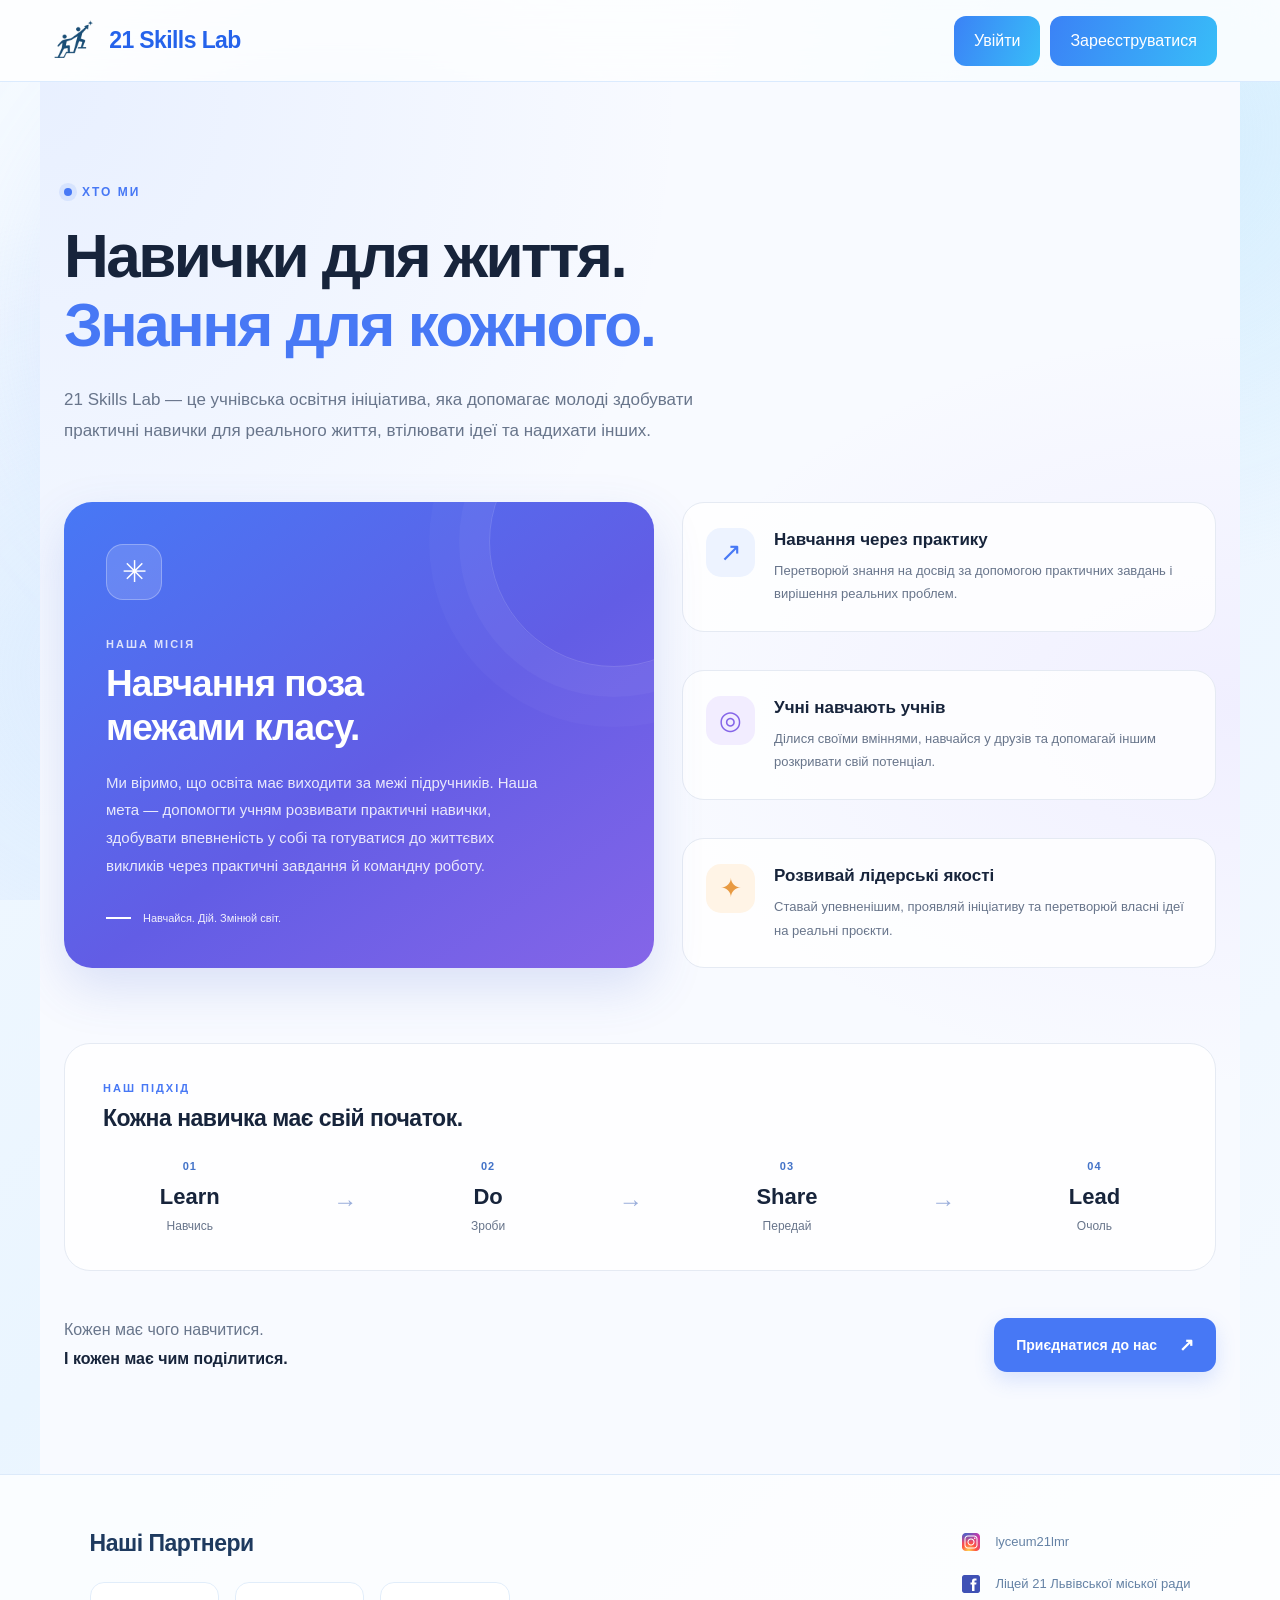
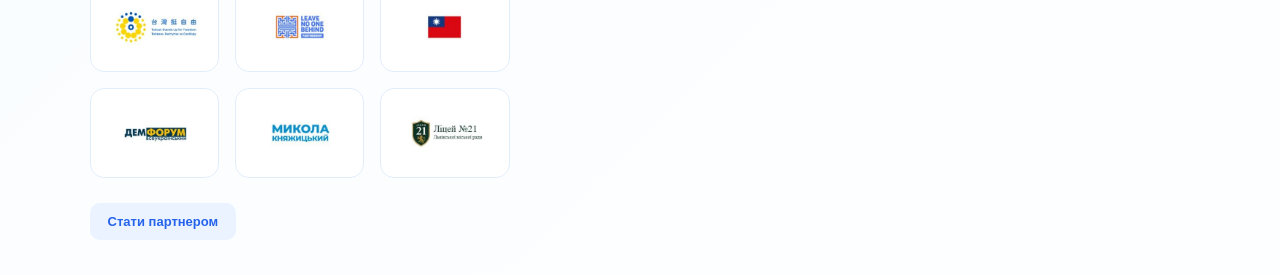
<file: aboutUs.html>
<!DOCTYPE html>
<html lang="en">
<head>
    <meta charset="UTF-8">
    <meta name="viewport" content="width=device-width, initial-scale=1.0">
    <title>About Us</title>
    <link rel="shortcut icon" href="./resources/logo.png" type="image/x-icon">
    <link rel="stylesheet" href="./css/main.css">
    <link rel="stylesheet" href="./css/aboutUs.css">
</head>
<body>
    <header>
        <a class="iconBox" href="./index.html">
            <img src="./resources/logo.png" alt="Logo">
            21 Skills Lab
        </a>
        <div class="authBtnsCont">
            <a class="vhangingButton" href="./login.html">
                Увійти
            </a>
            <a class="vhangingButton" href="./register.html">
                Зареєструватися
            </a>
        </div>
    </header>
    <main>
        <section class="about-us" id="about">
            <div class="about-container">
                <div class="about-header">
                    <span class="about-label">
                        <span class="label-dot"></span>
                            ХТО МИ
                    </span>
                    <h2>
                        Навички для життя.<br>
                        <span>Знання для кожного.</span>
                    </h2>
                    <p class="about-intro">
                        21 Skills Lab — це учнівська освітня ініціатива,
                        яка допомагає молоді здобувати практичні навички
                        для реального життя, втілювати ідеї та надихати інших.
                    </p>
                </div>

                <div class="about-content">

                    <div class="about-main-card">
                        <div class="about-card-icon">✳</div>

                        <span class="about-card-label">НАША МІСІЯ</span>

                        <h3>Навчання поза межами класу.</h3>

                        <p>
                            Ми віримо, що освіта має виходити за межі підручників.
                            Наша мета — допомогти учням розвивати практичні навички,
                            здобувати впевненість у собі та готуватися до життєвих
                            викликів через практичні завдання й командну роботу.
                        </p>

                        <div class="about-card-footer">
                            <span class="footer-line"></span>
                            <span>Навчайся. Дій. Змінюй світ.</span>
                        </div>

                        <div class="about-decoration"></div>
                    </div>

                    <div class="about-side-content">

                        <div class="about-feature">
                            <div class="feature-icon feature-blue">↗</div>

                            <div class="feature-text">
                                <h3>Навчання через практику</h3>
                                <p>
                                    Перетворюй знання на досвід за допомогою
                                    практичних завдань і вирішення реальних проблем.
                                </p>
                            </div>
                        </div>

                        <div class="about-feature">
                            <div class="feature-icon feature-purple">◎</div>

                            <div class="feature-text">
                                <h3>Учні навчають учнів</h3>
                                <p>
                                    Ділися своїми вміннями, навчайся у друзів
                                    та допомагай іншим розкривати свій потенціал.
                                </p>
                            </div>
                        </div>

                        <div class="about-feature">
                            <div class="feature-icon feature-orange">✦</div>

                            <div class="feature-text">
                                <h3>Розвивай лідерські якості</h3>
                                <p>
                                    Ставай упевненішим, проявляй ініціативу
                                    та перетворюй власні ідеї на реальні проєкти.
                                </p>
                            </div>
                        </div>

                    </div>
                </div>

                <div class="about-process">
                    <div class="process-heading">
                        <span>НАШ ПІДХІД</span>
                        <p>Кожна навичка має свій початок.</p>
                    </div>

                    <div class="process-steps">
                        <div class="process-step">
                            <span class="step-number">01</span>
                            <h3>Learn</h3>
                            <p>Навчись</p>
                        </div>

                        <span class="process-arrow">→</span>

                        <div class="process-step">
                            <span class="step-number">02</span>
                            <h3>Do</h3>
                            <p>Зроби</p>
                        </div>

                        <span class="process-arrow">→</span>

                        <div class="process-step">
                            <span class="step-number">03</span>
                            <h3>Share</h3>
                            <p>Передай</p>
                        </div>

                        <span class="process-arrow">→</span>

                        <div class="process-step">
                            <span class="step-number">04</span>
                            <h3>Lead</h3>
                            <p>Очоль</p>
                        </div>
                    </div>
                </div>

                <div class="about-bottom">
                    <p>
                        Кожен має чого навчитися.<br>
                        <strong>І кожен має чим поділитися.</strong>
                    </p>

                    <a href="./register.html" class="about-join-btn">
                        Приєднатися до нас <span>↗</span>
                    </a>
                </div>

            </div>
        </section>

    </main>
    <footer>
        <div>
            <h2>Наші Партнери</h2>
            <div class="sponsors">
                <div class="sponsor">
                    <img src="./resources/sponsor1.png" alt="Sponsor 1">
                </div>
                <div class="sponsor">
                    <img src="./resources/sponsor2.png" alt="Sponsor 2">
                </div>
                <div class="sponsor">
                    <img src="./resources/sponsor3.png" alt="Sponsor 3">
                </div>
                <div class="sponsor">
                    <img src="./resources/sponsor4.png" alt="Sponsor 4">
                </div>
                <div class="sponsor">
                    <img src="./resources/sponsor5.png" alt="Sponsor 5">
                </div>
                <div class="sponsor">
                    <img src="./resources/sponsor6.png" alt="Sponsor 6">
                </div>
            </div>
            <a href="./sponsors.html" class="become-sponsor">Стати партнером</a>
        </div>
        <div>
            <!-- <a href="#"><img src="./resources/email.png" alt="Email"> info@21skillslab.com</a> -->
            <a href="https://www.instagram.com/lyceum21lmr/"><img src="./resources/instagram.png" alt="Instagram">lyceum21lmr</a>
            <a href="https://www.facebook.com/p/%D0%9B%D1%96%D1%86%D0%B5%D0%B9-21-%D0%9B%D1%8C%D0%B2%D1%96%D0%B2%D1%81%D1%8C%D0%BA%D0%BE%D1%97-%D0%BC%D1%96%D1%81%D1%8C%D0%BA%D0%BE%D1%97-%D1%80%D0%B0%D0%B4%D0%B8-61592054644302/"><img src="./resources/facebook.png" alt="Facebook">Ліцей 21 Львівської міської ради </a>
        </div>
    </footer>
</body>
</html>
</file>
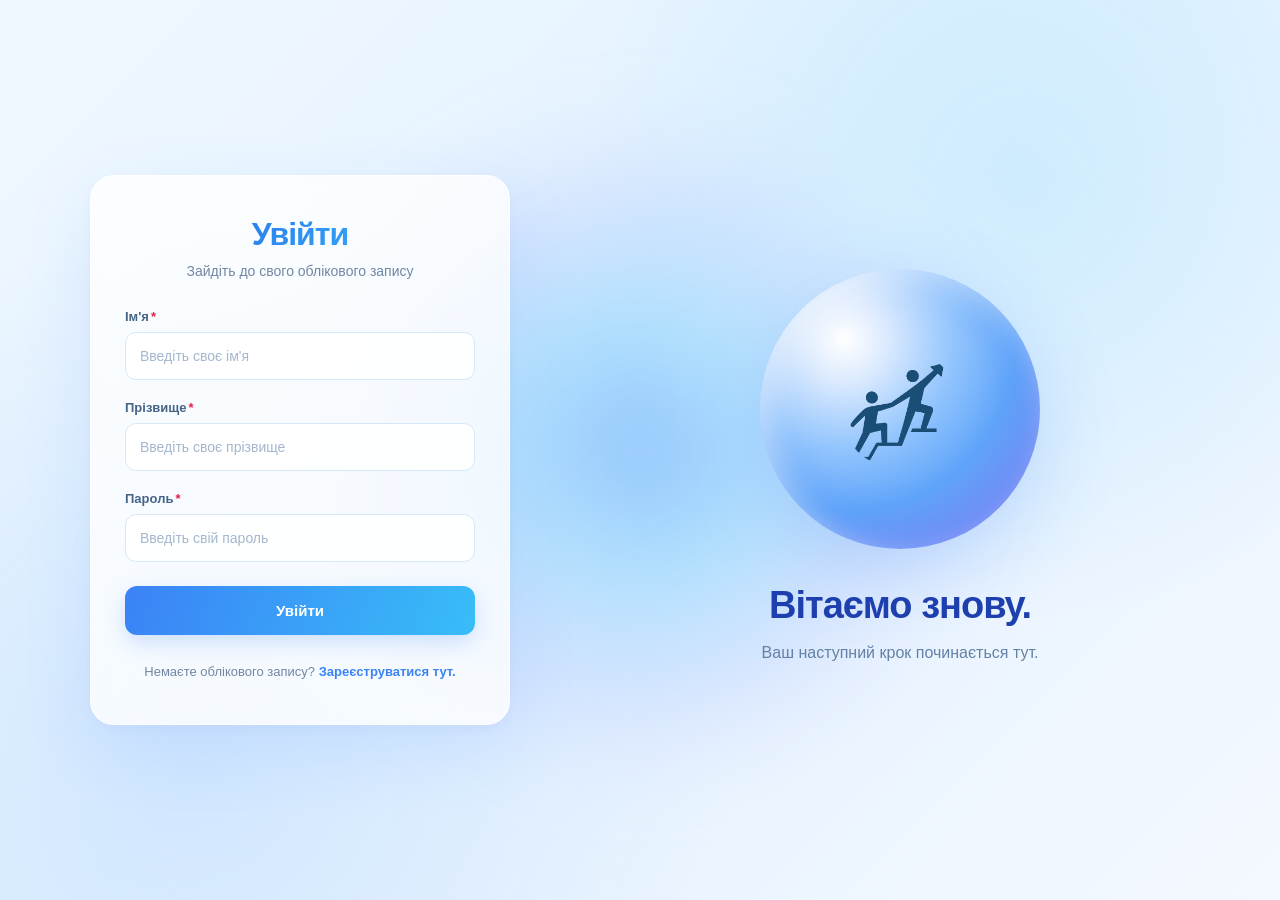
<file: login.html>
<!DOCTYPE html>
<html lang="en">
<head>
    <meta charset="UTF-8">
    <meta name="viewport" content="width=device-width, initial-scale=1.0">
    <title> -Login- </title>
    <link rel="icon" type="image/png" href="./resources/logo.png">
    <link rel="stylesheet" href="./css/login.css">
</head>
<body>
    <main class="login-layout">
        <div class="login-container">
            <h2>Увійти</h2>
            <p class="login-subtitle">Зайдіть до свого облікового запису</p>

            <form action="./login" method="POST" class="login-form">
                <div class="inputGroup">
                    <label for="username">Ім'я<span class="required">*</span></label>
                    <input
                        type="text"
                        id="username"
                        name="username"
                        placeholder="Введіть своє ім'я"
                    >
                </div>
                <div class="inputGroup">
                    <label for="secondname">Прізвище<span class="required">*</span></label>
                    <input
                        type="text"
                        id="secondname"
                        name="secondname"
                        placeholder="Введіть своє прізвище"
                    >
                </div>

                <div class="inputGroup">
                    <label for="password">Пароль<span class="required">*</span></label>
                    <input
                        type="password"
                        id="password"
                        name="password"
                        placeholder="Введіть свій пароль"
                    >
                </div>

                <button type="submit">Увійти</button>
            </form>

            <div class="login-link">
                Немаєте облікового запису? <a href="./register.html"> Зареєструватися тут.</a>
            </div>
        </div>
        <aside class="login-visual">
            <div class="hero-sphere">
                <img src="./resources/logo.png" alt="Logo">
            </div>
            <h1>Вітаємо знову.</h1>
            <p>Ваш наступний крок починається тут.</p>
        </aside>
    </main>
    <script src="./login.js"></script>
</body>
</html>
</file>
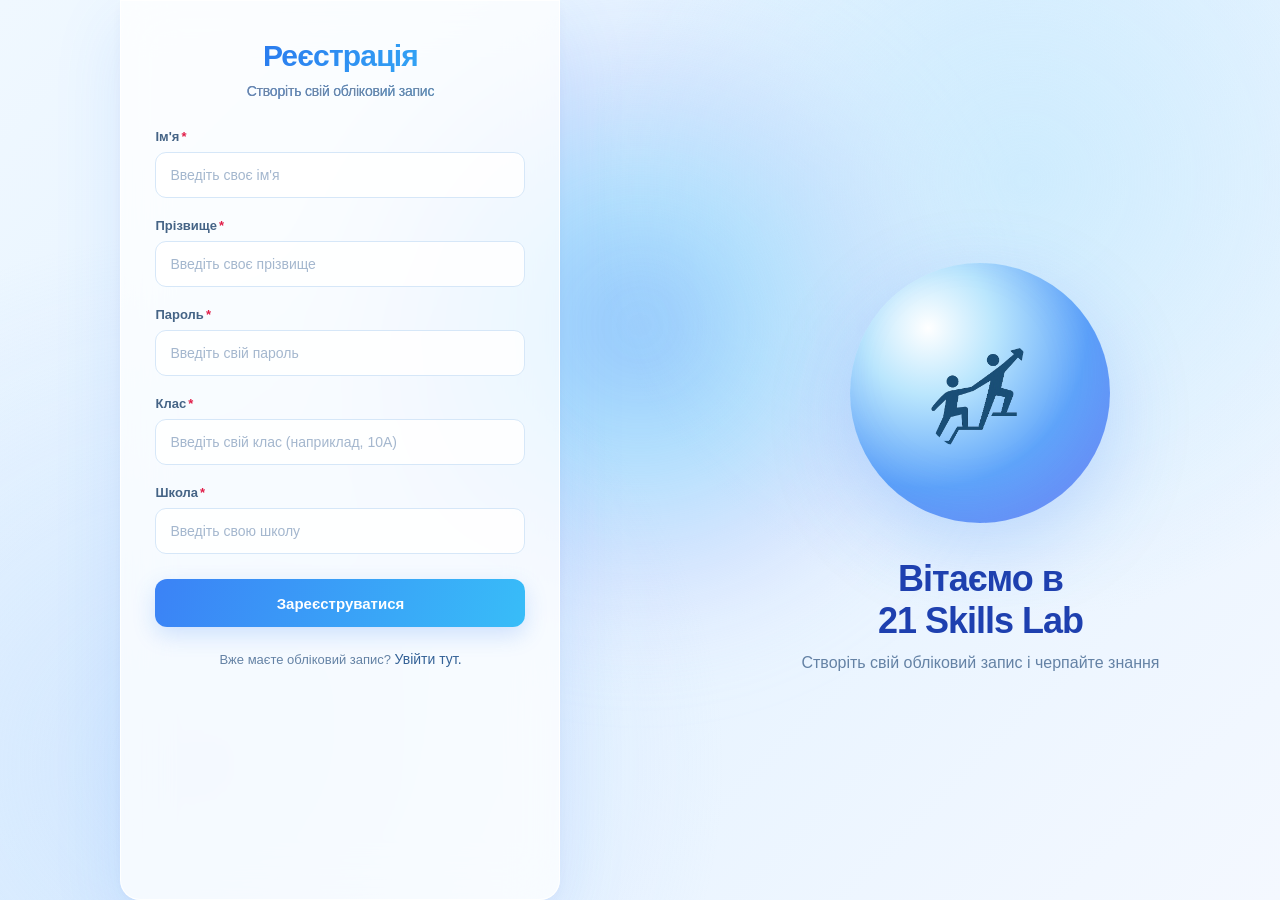
<file: register.html>
<!DOCTYPE html>
<html lang="en">
<head>
    <meta charset="UTF-8">
    <meta name="viewport" content="width=device-width, initial-scale=1.0">
    <title> -Register- </title>
    <link rel="icon" type="image/png" href="./resources/logo.png">
    <link rel="stylesheet" href="./css/register.css">
</head>
<body>
    <div class="register-container">
        <h2>Реєстрація
            <br>
            <p class="register-subtitle">Створіть свій обліковий запис</p>
        </h2>
        <form action="./register" class="register-form" method="POST">
            <div class="inputGroup">
                <label for="name">Ім'я<span class="required">*</span></label>
                <input type="text" id="name" name="name" placeholder="Введіть своє ім'я">
            </div>
            
            <div class="inputGroup">
                <label for="lastname">Прізвище<span class="required">*</span></label>
                <input type="text" id="lastname" name="lastname" placeholder="Введіть своє прізвище">
            </div>  
            
            <div class="inputGroup">
                <label for="password">Пароль<span class="required">*</span></label>
                <input type="password" id="password" name="password" placeholder="Введіть свій пароль">
            </div>

            <div class="inputGroup">
                <label for="class">Клас<span class="required">*</span></label>
                <input type="text" id="class" name="class" placeholder="Введіть свій клас (наприклад, 10A)">
            </div>

            <div class="inputGroup">
                <label for="school">Школа<span class="required">*</span></label>
                <input type="text" id="school" name="school" placeholder="Введіть свою школу">
            </div>
            
            <button type="submit">Зареєструватися</button>
        </form>
        <div class="login-link">
            Вже маєте обліковий запис? <a href="./login.html"> Увійти тут.</a>
        </div>
    </div>  
    <div class="logoEtc">

        <div class="hero-sphere">
            <img src="./resources/logo.png" alt="Logo">
        </div>

        <h1>Вітаємо в <br> 21 Skills Lab</h1>
        <p>Створіть свій обліковий запис і черпайте знання</p>
    </div>
    <script src="./register.js"></script>
</body>
</html>
</file>
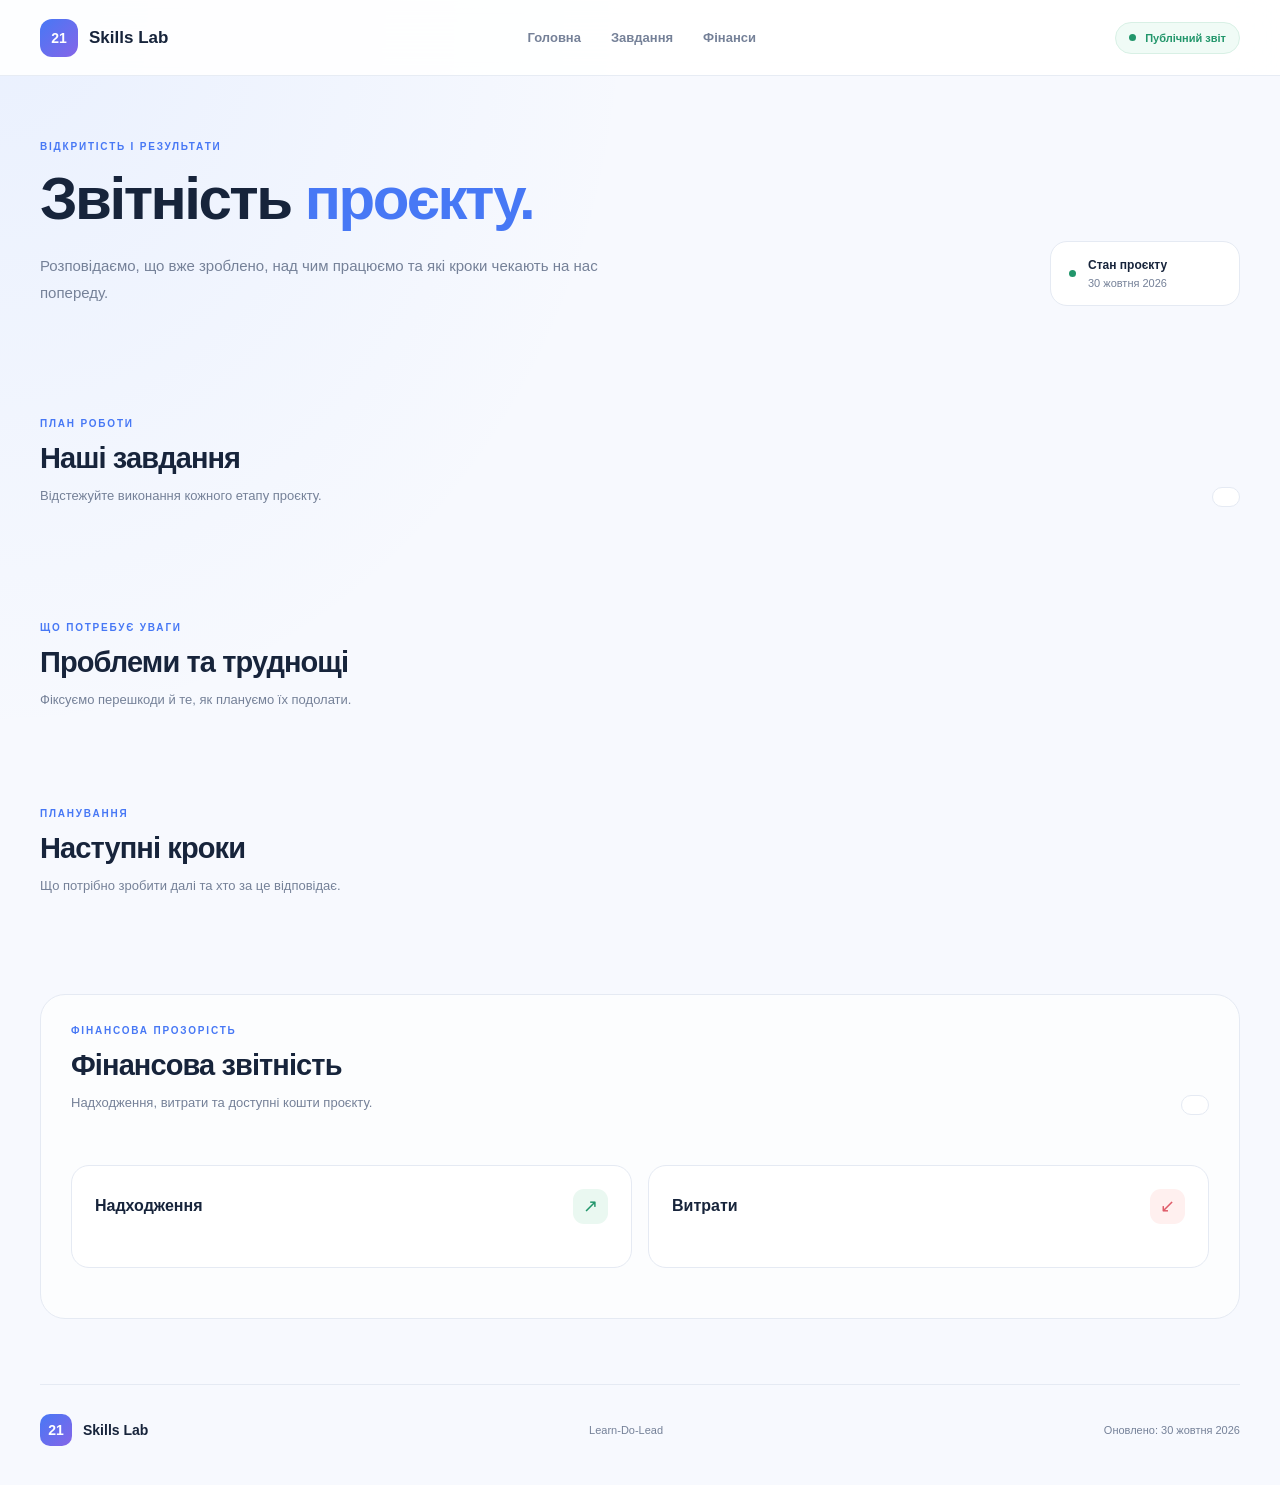
<file: report.html>
<!DOCTYPE html>
<html lang="uk">
<head>
    <meta charset="UTF-8">
    <meta name="viewport" content="width=device-width, initial-scale=1.0">
    <title>Звітність | 21 Skills Lab</title>
    <link rel="stylesheet" href="./css/report.css">
    <link rel="icon" href="./resources/logo.png">
    <script src="./report.js" defer></script>
</head>
<body>

    <header class="report-header">
        <a href="./" class="report-logo">
            <span class="logo-mark">21</span>
            <span>Skills Lab</span>
        </a>

        <nav class="report-nav">
            <a href="./">Головна</a>
            <a href="#tasks">Завдання</a>
            <a href="#finance">Фінанси</a>
        </nav>

        <span class="report-public-label">
            <span></span>
            Публічний звіт
        </span>
    </header>

    <main class="report-container">

        <section class="report-hero">
            <div>
                <span class="section-eyebrow">ВІДКРИТІСТЬ І РЕЗУЛЬТАТИ</span>
                <h1>Звітність <span>проєкту.</span></h1>
                <p>
                    Розповідаємо, що вже зроблено, над чим працюємо
                    та які кроки чекають на нас попереду.
                </p>
            </div>

            <div class="report-updated">
                <span class="updated-dot"></span>
                <div>
                    <strong>Стан проєкту</strong>
                    <span id="reportUpdated">Завантаження...</span>
                </div>
            </div>
        </section>

        <section class="overview-grid" id="overview"></section>

        <section class="report-section" id="tasks">
            <div class="section-heading">
                <div>
                    <span class="section-eyebrow">ПЛАН РОБОТИ</span>
                    <h2>Наші завдання</h2>
                    <p>Відстежуйте виконання кожного етапу проєкту.</p>
                </div>

                <span class="section-counter" id="taskCounter"></span>
            </div>

            <div class="task-filters" id="taskFilters"></div>

            <div class="task-list" id="taskList"></div>
        </section>

        <section class="report-section" id="issues">
            <div class="section-heading">
                <div>
                    <span class="section-eyebrow">ЩО ПОТРЕБУЄ УВАГИ</span>
                    <h2>Проблеми та труднощі</h2>
                    <p>Фіксуємо перешкоди й те, як плануємо їх подолати.</p>
                </div>
            </div>

            <div class="issues-grid" id="issuesList"></div>
        </section>

        <section class="report-section" id="next-steps">
            <div class="section-heading">
                <div>
                    <span class="section-eyebrow">ПЛАНУВАННЯ</span>
                    <h2>Наступні кроки</h2>
                    <p>Що потрібно зробити далі та хто за це відповідає.</p>
                </div>
            </div>

            <div class="next-steps-list" id="nextStepsList"></div>
        </section>

        <section class="report-section finance-section" id="finance">
            <div class="section-heading">
                <div>
                    <span class="section-eyebrow">ФІНАНСОВА ПРОЗОРІСТЬ</span>
                    <h2>Фінансова звітність</h2>
                    <p>Надходження, витрати та доступні кошти проєкту.</p>
                </div>

                <span class="finance-period" id="financePeriod"></span>
            </div>

            <div class="finance-overview" id="financeOverview"></div>

            <div class="finance-columns">
                <div class="finance-panel">
                    <div class="panel-heading">
                        <h3>Надходження</h3>
                        <span class="panel-icon income-icon">↗</span>
                    </div>

                    <div id="incomeList"></div>
                </div>

                <div class="finance-panel">
                    <div class="panel-heading">
                        <h3>Витрати</h3>
                        <span class="panel-icon expense-icon">↙</span>
                    </div>

                    <div id="expenseList"></div>
                </div>
            </div>

            <p class="finance-note" id="financeNote"></p>
        </section>

        <footer class="report-footer">
            <a href="./" class="report-logo">
                <span class="logo-mark">21</span>
                <span>Skills Lab</span>
            </a>

            <p>Learn-Do-Lead</p>

            <span id="reportFooterDate"></span>
        </footer>
    </main>
</body>
</html>
</file>
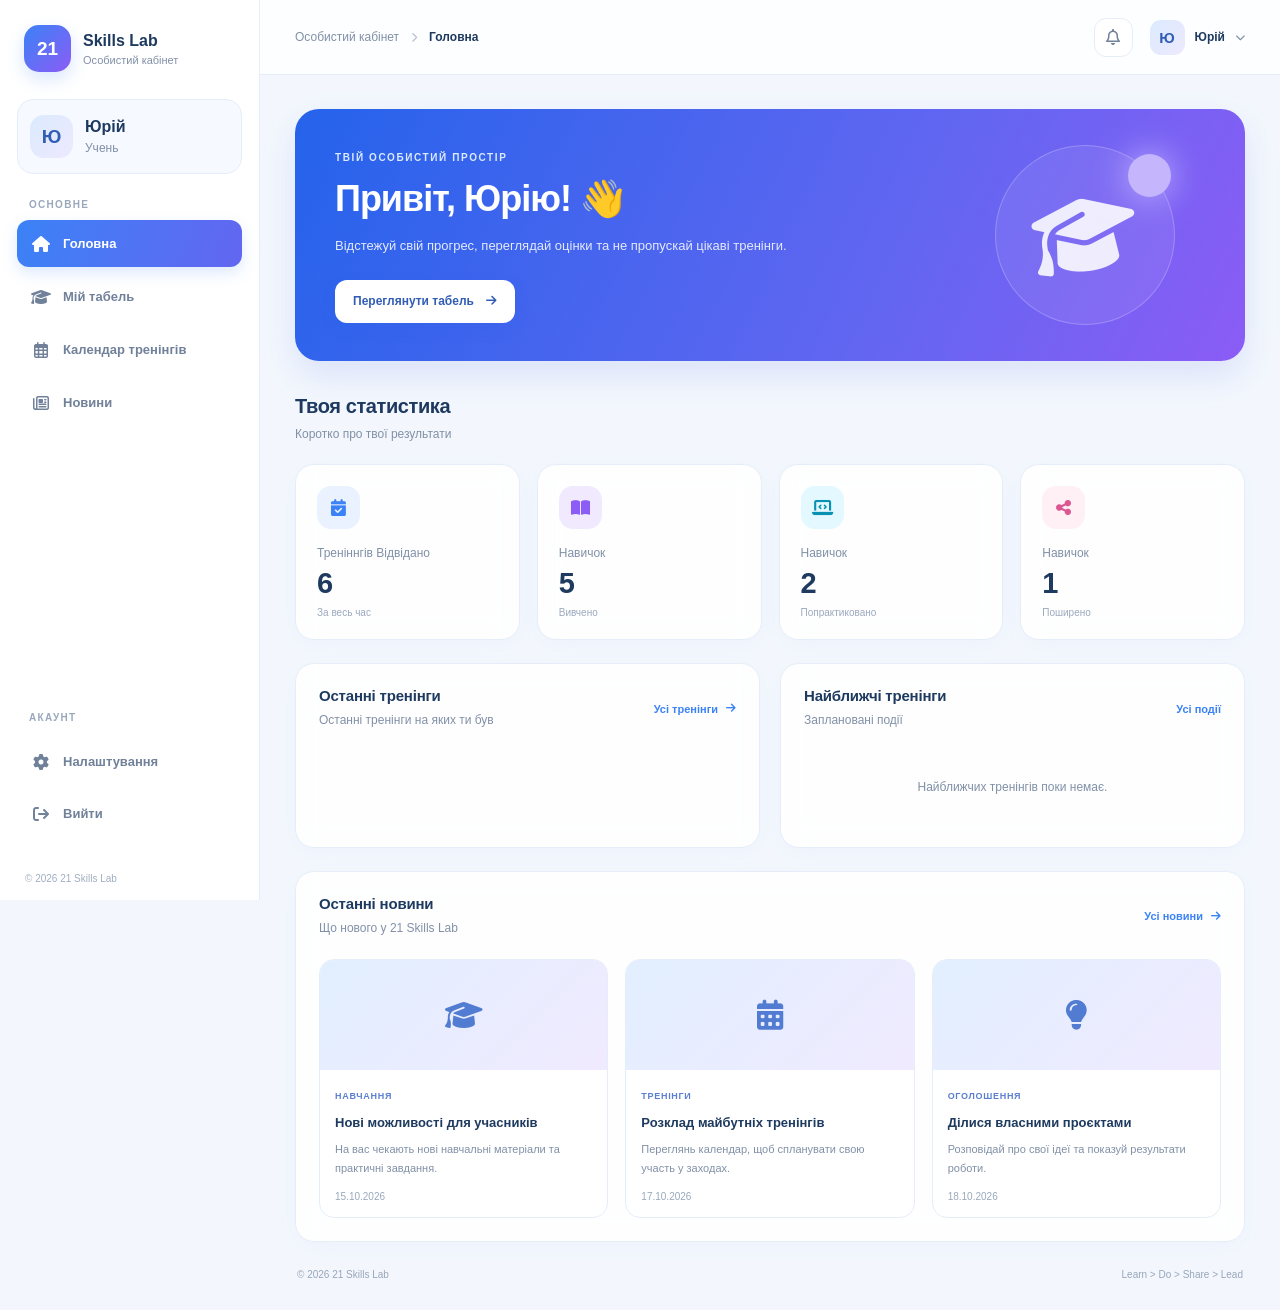
<file: userProfile.html>
<!DOCTYPE html>
<html lang="uk">
<head>
    <meta charset="UTF-8">
    <meta name="viewport" content="width=device-width, initial-scale=1.0">
    <title>Мій профіль | 21 Skills Lab</title>
    <link rel="stylesheet" href="./css/userProfile.css">
    <link rel="stylesheet" href="https://cdnjs.cloudflare.com/ajax/libs/font-awesome/6.5.2/css/all.min.css">
</head>
<body>

    <div class="profile-layout">

        <aside class="sidebar" id="sidebar">
            <a href="./" class="brand">
                <div class="brand-logo">21</div>
                <div class="brand-text">
                    <strong>Skills Lab</strong>
                    <span>Особистий кабінет</span>
                </div>
            </a>

            <div class="sidebar-user">
                <div class="avatar">Ю</div>
                <div class="user-details">
                    <strong id="sidebarName">Юрій</strong>
                    <span>Учень</span>
                </div>
            </div>

            <div class="nav-label">ОСНОВНЕ</div>

            <nav class="navigation">
                <button class="nav-item active" data-page="dashboard">
                    <i class="fa-solid fa-house"></i>
                    <span>Головна</span>
                </button>

                <button class="nav-item" data-page="grades">
                    <i class="fa-solid fa-graduation-cap"></i>
                    <span>Мій табель</span>
                </button>

                <button class="nav-item" data-page="calendar">
                    <i class="fa-regular fa-calendar-days"></i>
                    <span>Календар тренінгів</span>
                </button>

                <button class="nav-item" data-page="news">
                    <i class="fa-regular fa-newspaper"></i>
                    <span>Новини</span>
                </button>
            </nav>

            <div class="sidebar-bottom">
                <div class="nav-label">АКАУНТ</div>

                <button class="nav-item" data-page="settings">
                    <i class="fa-solid fa-gear"></i>
                    <span>Налаштування</span>
                </button>

                <button class="nav-item logout-button" id="logoutButton">
                    <i class="fa-solid fa-arrow-right-from-bracket"></i>
                    <span>Вийти</span>
                </button>
            </div>

            <div class="sidebar-footer">
                <span>© 2026 21 Skills Lab</span>
            </div>
        </aside>

        <div class="sidebar-overlay" id="sidebarOverlay"></div>

        <main class="main-content">
            <header class="topbar">
                <button class="icon-button menu-toggle" id="menuToggle"
                        aria-label="Відкрити меню">
                    <i class="fa-solid fa-bars"></i>
                </button>

                <div class="breadcrumb">
                    <span>Особистий кабінет</span>
                    <i class="fa-solid fa-chevron-right"></i>
                    <strong id="currentPageName">Головна</strong>
                </div>

                <div class="topbar-right">
                    <button class="icon-button" data-page="news"
                            aria-label="Новини">
                        <i class="fa-regular fa-bell"></i>
                    </button>

                    <button class="profile-mini" data-page="settings">
                        <div class="avatar small">Ю</div>
                        <span id="topbarName">Юрій</span>
                        <i class="fa-solid fa-chevron-down"></i>
                    </button>
                </div>
            </header>

            <div class="page-container">

                <!-- ГОЛОВНА -->
                <section class="page-section active" id="page-dashboard">
                    <div class="welcome-banner">
                        <div class="welcome-content">
                            <span class="eyebrow">ТВІЙ ОСОБИСТИЙ ПРОСТІР</span>
                            <h1>Привіт, <span id="welcomeName">Юрію</span>! 👋</h1>
                            <p>
                                Відстежуй свій прогрес, переглядай оцінки
                                та не пропускай цікаві тренінги.
                            </p>
                            <button class="primary-button" data-page="grades">
                                Переглянути табель
                                <i class="fa-solid fa-arrow-right"></i>
                            </button>
                        </div>

                        <div class="welcome-decoration">
                            <i class="fa-solid fa-graduation-cap"></i>
                            <div class="decoration-orb"></div>
                        </div>
                    </div>

                    <div class="section-heading">
                        <div>
                            <h2>Твоя статистика</h2>
                            <p>Коротко про твої результати</p>
                        </div>
                    </div>

                    <div class="stats-grid">
                        <article class="stat-card">
                            <div class="stat-icon blue">
                                <i class="fa-solid fa-calendar-check"></i>
                            </div>
                            <span>Треніннгів Відвідано</span>
                            <strong>6</strong>
                            <small>За весь час</small>
                        </article>

                        <article class="stat-card">
                            <div class="stat-icon purple">
                                <i class="fa-solid fa-book-open"></i>
                            </div>
                            <span>Навичок</span>
                            <strong id="learnedSkills">3</strong>
                            <small>Вивчено</small>
                        </article>

                        <article class="stat-card">
                            <div class="stat-icon cyan">
                                <i class="fa-solid fa-laptop-code"></i>
                            </div>
                            <span>Навичок</span>
                            <strong id="practicedSkills">2</strong>
                            <small>Попрактиковано</small>
                        </article>

                        <article class="stat-card">
                            <div class="stat-icon pink">
                                <i class="fa-solid fa-share-nodes"></i>
                            </div>
                            <span>Навичок</span>
                            <strong id="sharedSkills">0</strong>
                            <small>Поширено</small>
                        </article>
                    </div>

                    <div class="dashboard-grid">
                        <div class="content-card">
                            <div class="card-heading">
                                <div>
                                    <h3>Останні тренінги</h3>
                                    <p>Останні тренінги на яких ти був</p>
                                </div>
                                <button class="text-button" data-page="grades">
                                    Усі тренінги <i class="fa-solid fa-arrow-right"></i>
                                </button>
                            </div>

                            <div class="recent-grades" id="recentGrades"></div>
                        </div>

                        <div class="content-card">
                            <div class="card-heading">
                                <div>
                                    <h3>Найближчі тренінги</h3>
                                    <p>Заплановані події</p>
                                </div>
                                <button class="text-button" data-page="calendar">
                                    Усі події
                                </button>
                            </div>

                            <div class="upcoming-events" id="upcomingEvents"></div>
                        </div>
                    </div>

                    <div class="content-card news-preview">
                        <div class="card-heading">
                            <div>
                                <h3>Останні новини</h3>
                                <p>Що нового у 21 Skills Lab</p>
                            </div>
                            <button class="text-button" data-page="news">
                                Усі новини <i class="fa-solid fa-arrow-right"></i>
                            </button>
                        </div>
                        <div class="news-grid" id="dashboardNews"></div>
                    </div>
                </section>

                <!-- ТАБЕЛЬ -->
                <section class="page-section" id="page-grades">
                    <div class="page-heading">
                        <div>
                            <span class="eyebrow">ТВОЇ КОМПЕТЕНЦІЇ</span>
                            <h1>Мій табель</h1>
                            <p>Відстежуй, що ти вивчив, практикував і чим поділився.</p>
                        </div>
                    </div>

                    <div class="content-card skills-card">
                        <div class="card-heading">
                            <div>
                                <h3>Табель навичок</h3>
                                <p>Твій прогрес у 21 Skills Lab</p>
                            </div>
                            <span class="skills-count">6 навичок</span>
                        </div>

                        <div class="skills-table-wrapper">
                            <table class="skills-table">
                                <thead>
                                    <tr>
                                        <th>Skill</th>
                                        <th>Learned</th>
                                        <th>Practiced</th>
                                        <th>Shared</th>
                                    </tr>
                                </thead>

                                <tbody id="skillsTableBody">
                                </tbody>
                            </table>
                        </div>

                        <div class="skills-legend">
                            <span><b class="status-symbol completed">✓</b> Виконано</span>
                            <span><b class="status-symbol not-completed">×</b> Ще не виконано</span>
                        </div>
                    </div>
                </section>

                <!-- КАЛЕНДАР -->
                <section class="page-section" id="page-calendar">
                    <div class="page-heading">
                        <div>
                            <span class="eyebrow">ПЛАНУЙ НАВЧАННЯ</span>
                            <h1>Календар тренінгів</h1>
                            <p>Дізнавайся про майбутні заходи та плануй свій час.</p>
                        </div>
                    </div>

                    <div class="calendar-layout">
                        <div class="content-card calendar-card">
                            <div class="calendar-toolbar">
                                <button class="icon-button" id="prevMonth"
                                        aria-label="Попередній місяць">
                                    <i class="fa-solid fa-chevron-left"></i>
                                </button>
                                <h2 id="calendarMonth"></h2>
                                <button class="icon-button" id="nextMonth"
                                        aria-label="Наступний місяць">
                                    <i class="fa-solid fa-chevron-right"></i>
                                </button>
                            </div>

                            <div class="calendar-weekdays">
                                <span>Пн</span><span>Вт</span><span>Ср</span>
                                <span>Чт</span><span>Пт</span><span>Сб</span><span>Нд</span>
                            </div>

                            <div class="calendar-days" id="calendarDays"></div>

                            <div class="calendar-legend">
                                <span><i class="legend-dot"></i> Є тренінг</span>
                                <span><i class="legend-dot today-dot"></i> Сьогодні</span>
                            </div>
                        </div>

                        <div class="content-card events-card">
                            <div class="card-heading">
                                <div>
                                    <h3 id="selectedDateTitle">Найближчі події</h3>
                                    <p>Натисни на дату в календарі</p>
                                </div>
                            </div>
                            <div id="calendarEventList" class="calendar-event-list"></div>
                        </div>
                    </div>
                </section>

                <!-- НОВИНИ -->
                <section class="page-section" id="page-news">
                    <div class="page-heading">
                        <div>
                            <span class="eyebrow">БУДЬ У КУРСІ</span>
                            <h1>Новини та оголошення</h1>
                            <p>Важливі події, анонси та новини нашого проєкту.</p>
                        </div>
                    </div>

                    <div class="news-grid full-news-grid" id="allNews"></div>
                </section>

                <!-- НАЛАШТУВАННЯ -->
                <section class="page-section" id="page-settings">
                    <div class="page-heading">
                        <div>
                            <span class="eyebrow">ПЕРСОНАЛІЗАЦІЯ</span>
                            <h1>Налаштування</h1>
                            <p>Керуй своїм профілем та особистими даними.</p>
                        </div>
                    </div>

                    <div class="content-card settings-card">
                        <div class="settings-heading">
                            <div class="avatar settings-avatar">Ю</div>
                            <div>
                                <h3>Особисті дані</h3>
                                <p>Інформація твого профілю</p>
                            </div>
                        </div>

                        <form id="profileForm" class="settings-form">
                            <label>
                                Ім'я
                                <input type="text" id="firstName" value="Юрій" required>
                            </label>

                            <label>
                                Прізвище
                                <input type="text" id="lastName" value="" placeholder="Введи прізвище">
                            </label>

                            <label>
                                Клас
                                <input type="text" id="class" value="" placeholder="10A">
                            </label>
                            <label>
                                Школа
                                <input type="text" id="school" value="" placeholder="Повна назва закладу">
                            </label>

                            <button type="submit" class="primary-button" onclick="openProvingWindow(this)">
                                Зберегти зміни
                                <i class="fa-solid fa-check"></i>
                            </button>
                        </form>
                    </div>

                    <div class="content-card preferences-card">
                        <h3>Інтерфейс</h3>
                        <div class="setting-row">
                            <div>
                                <strong>Сповіщення про новини</strong>
                                <p>Показувати індикатор нових оголошень.</p>
                            </div>
                            <label class="switch">
                                <input type="checkbox" id="notificationsToggle" checked>
                                <span class="switch-slider"></span>
                            </label>
                        </div>
                    </div>
                </section>

                <footer class="page-footer">
                    <span>© 2026 21 Skills Lab</span>
                    <span>Learn &gt; Do &gt; Share &gt; Lead</span>
                </footer>
            </div>
        </main>
    </div>
    <div class="confirm-overlay" id="confirmOverlay">
        <div class="confirm-window">
            <button class="confirm-close" onclick="closeProvingWindow()">
                <i class="fa-solid fa-xmark"></i>
            </button>

            <div class="confirm-icon">
                <i class="fa-solid fa-shield-halved"></i>
            </div>

            <h2>Підтвердження змін</h2>
            <p>Для збереження змін введіть пароль від свого акаунта.</p>

            <form id="confirmForm">
                <label for="confirmPassword">Ваш пароль</label>

                <div class="confirm-input-wrapper">
                    <i class="fa-solid fa-lock"></i>
                    <input
                        type="password"
                        id="confirmPassword"
                        placeholder="Введіть пароль"
                        required
                        autocomplete="current-password"
                    >
                    <button type="button" id="toggleConfirmPassword">
                        <i class="fa-solid fa-eye"></i>
                    </button>
                </div>

                <p class="confirm-error" id="confirmError"></p>

                <div class="confirm-actions">
                    <button type="button" class="confirm-cancel" onclick="closeProvingWindow()">
                        Скасувати
                    </button>

                    <button type="submit" class="confirm-submit">
                        Підтвердити
                    </button>
                </div>
            </form>
        </div>
    </div>

    <div class="confirm-overlay" id="leaveOverlay">
        <div class="confirm-window">
            <button class="confirm-close" onclick="closeLogOutWindow()">
                <i class="fa-solid fa-xmark"></i>
            </button>

            <div class="confirm-icon">
                <i class="fa-solid fa-shield-halved"></i>
            </div>

            <h2>Точно бажаєте вийти з акаунту?</h2>

            <div class="confirm-actions">
                <button type="button" class="confirm-cancel" onclick="closeLogOutWindow()">
                    Скасувати
                </button>

                <button type="submit" class="confirm-submit" onclick="LogOut()">
                    Підтвердити
                </button>
            </div>
        </div>
    </div>

    <script src="./profile.js"></script>
</body>
</html>
</file>
<file: css/main.css>
* {
    margin: 0;
    padding: 0;
    box-sizing: border-box;
}

:root {
    --blue: #3b82f6;
    --blue-dark: #2563eb;
    --sky: #38bdf8;
    --text: #1e3a5f;
    --muted: #7186a3;
    --light: #eef7ff;
    --border: #dceafa;
    --white: #ffffff;
}

html {
    scroll-behavior: smooth;
}

body {
    min-height: 100vh;
    position: relative;
    isolation: isolate;
    overflow-x: hidden;

    font-family: "Segoe UI", Inter, Arial, sans-serif;
    color: var(--text);

    background: linear-gradient(
        135deg,
        #f5faff 0%,
        #eaf5ff 45%,
        #f8fbff 100%
    );
}

/* =========================
   ANIMATED BACKGROUND
========================= */

body::before {
    content: "";
    position: fixed;
    z-index: -2;
    pointer-events: none;

    width: 650px;
    height: 650px;
    left: 0;
    top: 0;

    border-radius: 50%;

    background: radial-gradient(
        circle,
        rgba(96, 165, 250, 0.48),
        rgba(125, 211, 252, 0.3) 35%,
        rgba(165, 180, 252, 0.16) 55%,
        transparent 72%
    );

    filter: blur(50px);

    animation: backgroundSphere 18s ease-in-out infinite alternate;
}

body::after {
    content: "";
    position: fixed;
    inset: 0;
    z-index: -1;
    pointer-events: none;

    background:
        radial-gradient(
            circle at 90% 15%,
            rgba(186, 230, 253, 0.45),
            transparent 32%
        ),
        radial-gradient(
            circle at 10% 75%,
            rgba(191, 219, 254, 0.4),
            transparent 35%
        );
}

@keyframes backgroundSphere {
    0% {
        transform: translate(-15vw, -10vh) scale(0.9);
    }

    50% {
        transform: translate(45vw, 10vh) scale(1.15);
    }

    100% {
        transform: translate(75vw, -5vh) scale(0.95);
    }
}

/* =========================
   HEADER
========================= */

header {
    position: sticky;
    top: 0;
    z-index: 100;

    min-height: 82px;
    padding: 0 clamp(20px, 4vw, 90px);

    display: flex;
    align-items: center;
    justify-content: space-between;
    gap: 25px;

    background: rgba(255, 255, 255, 0.78);
    backdrop-filter: blur(20px);
    -webkit-backdrop-filter: blur(20px);

    border-bottom: 1px solid rgba(191, 219, 254, 0.55);
}

.iconBox {
    display: flex;
    align-items: center;
    gap: 12px;
    text-decoration: none;
    color: #2563eb;
    font-size: 23px;
    font-weight: 800;
    letter-spacing: -0.6px;
}

.iconBox img {
    width: 46px;
    height: 46px;
    object-fit: contain;
}

/* For future header navigation */
.navBtns{
    display: flex;
    flex-wrap: wrap;
    flex-direction: row;
    justify-content: space-between;
    align-items: center;
    height: 100%;
    padding: 0 12px;
    gap: 20px;
}

.reportButton{
    display: flex;
    align-items: center;
    gap: 12px;
    background: linear-gradient(130deg, #ecf3ff, #b4e6fb);
    color: #0c4a9e;
    text-decoration: none;
    padding: 16px 20px;
    border-radius: 12px;
    transition: 0.3s all;
}

.reportButton:hover{
    background: linear-gradient(130deg, #e7f0ff, #78d6ff);
    transform: translateY(-3px);
    box-shadow: 0px 2px 12px #9edaff;
}

.vhangingButton {
    display: flex;
    align-items: center;
    gap: 12px;
    background: linear-gradient(110deg, #3b82f6, #38bdf8);
    color: rgb(255, 255, 255);
    text-decoration: none;
    transition: 0.3s all;
    padding: 16px 20px;
    border-radius: 12px;
}
.vhangingButton:hover{
    background: linear-gradient(160deg, #3b82f6, #38bdf8);
    transform: translateY(-3px);
    box-shadow: 0px 2px 12px #3c83f6cc;
}

/* =========================
   MAIN / HERO
========================= */

main {
    width: min(1200px, calc(100% - 48px));
    margin: 0 auto;
}

.main-container {
    min-height: 80vh;
    padding: 100px 30px 85px;

    display: flex;
    flex-direction: column;
    align-items: center;
    justify-content: center;

    text-align: center;
}

.main-container h1 {
    max-width: 850px;
    height: max-content;
    font-size: clamp(36px, 5vw, 60px);
    line-height: 1.13;
    font-weight: 800;
    letter-spacing: -2px;

    background: linear-gradient(
        110deg,
        #1d4ed8,
        #3b82f6 50%,
        #38bdf8
    );

    -webkit-background-clip: text;
    background-clip: text;
    color: transparent;
}

.main-container p {
    max-width: 600px;
    margin-top: 24px;

    font-size: clamp(16px, 2vw, 19px);
    line-height: 1.8;
    color: var(--muted);
}

/* Hero buttons */
.main-container a {
    display: inline-flex;
    align-items: center;
    justify-content: center;

    min-height: 48px;
    padding: 0 26px;
    margin-top: 30px;

    border-radius: 12px;

    font-size: 14px;
    font-weight: 700;
    text-decoration: none;

    transition:
        transform 0.2s ease,
        box-shadow 0.2s ease,
        background 0.2s ease;
}

.main-container .login-button {
    color: #2563eb;
    background: rgba(255, 255, 255, 0.8);

    border: 1px solid #bfdbfe;
    box-shadow: 0 4px 15px rgba(59, 130, 246, 0.06);
}

.main-container .register-button {
    color: white;

    background: linear-gradient(
        110deg,
        #3b82f6,
        #38bdf8
    );

    box-shadow: 0 8px 22px rgba(59, 130, 246, 0.2);
}

.main-container .login-button + .register-button {
    margin-top: 12px;
}

.main-container a:hover {
    transform: translateY(-3px);
}

.main-container .login-button:hover {
    background: white;
    box-shadow: 0 8px 22px rgba(59, 130, 246, 0.12);
}

.main-container .register-button:hover {
    box-shadow: 0 12px 28px rgba(59, 130, 246, 0.3);
}

.main-container > span {
    margin-top: 30px;

    color: #7394bd;
    font-size: 12px;
    font-weight: 700;
    letter-spacing: 3px;
    text-transform: uppercase;
}

/* =========================
   NEWS SECTION
========================= */

.mainNews {
    padding: 65px 0 85px;
    scroll-margin-top: 100px;
}

.news-header {
    display: flex;
    align-items: flex-end;
    justify-content: space-between;
    gap: 25px;

    margin-bottom: 30px;
}

.section-label {
    display: inline-block;
    margin-bottom: 12px;

    color: #3b82f6;
    font-size: 11px;
    font-weight: 800;
    letter-spacing: 2px;
}

.news-header h2 {
    font-size: clamp(28px, 3vw, 38px);
    font-weight: 800;
    letter-spacing: -1px;
    color: #1e3a5f;
}

.news-header p {
    margin-top: 10px;

    color: var(--muted);
    font-size: 15px;
    line-height: 1.7;
}

.news-all {
    flex-shrink: 0;

    padding: 11px 17px;
    border: 1px solid #cfe3fa;
    border-radius: 10px;

    background: rgba(255, 255, 255, 0.75);

    color: #2563eb;
    font-size: 13px;
    font-weight: 700;
    text-decoration: none;

    transition: 0.2s ease;
}

.news-all:hover {
    background: #ffffff;
    border-color: #93c5fd;
    transform: translateY(-2px);
}

/* News grid */
.news-grid {
    display: grid;
    grid-template-columns: repeat(2, minmax(0, 1fr));
    gap: 24px;
}

/* Individual news card */
.news-card {
    min-width: 0;
    overflow: hidden;

    background: rgba(255, 255, 255, 0.78);
    border: 1px solid rgba(191, 219, 254, 0.7);
    border-radius: 20px;

    box-shadow: 0 10px 35px rgba(59, 130, 246, 0.06);

    transition:
        transform 0.25s ease,
        box-shadow 0.25s ease,
        border-color 0.25s ease;
}

.news-card:hover {
    transform: translateY(-5px);

    border-color: #bfdbfe;

    box-shadow: 0 18px 40px rgba(59, 130, 246, 0.13);
}

/* Image wrapper */
.news-image {
    position: relative;
    height: 220px;
    overflow: hidden;

    background: linear-gradient(
        135deg,
        #dbeafe,
        #bae6fd,
        #e0e7ff
    );
}

.news-image img {
    width: 100%;
    height: 100%;
    display: block;

    object-fit: cover;

    transition: transform 0.5s ease;
}

.news-card:hover .news-image img {
    transform: scale(1.045);
}

/* Category badge */
.news-category {
    position: absolute;
    top: 15px;
    left: 15px;

    padding: 7px 12px;
    border: 1px solid rgba(255, 255, 255, 0.8);
    border-radius: 8px;

    background: rgba(255, 255, 255, 0.88);
    backdrop-filter: blur(10px);

    color: #2563eb;
    font-size: 11px;
    font-weight: 800;
}

/* Card content */
.news-content {
    padding: 24px;
}

.news-date {
    color: #7c96b4;
    font-size: 12px;
    font-weight: 600;
}

.news-content h3 {
    margin-top: 12px;

    color: #1e3a5f;
    font-size: 20px;
    line-height: 1.4;
    letter-spacing: -0.4px;
}

.news-content p {
    margin-top: 12px;

    color: var(--muted);
    font-size: 14px;
    line-height: 1.8;
}

.news-read {
    display: inline-block;
    margin-top: 20px;

    color: #2563eb;
    font-size: 13px;
    font-weight: 750;
    text-decoration: none;
}

.news-read:hover {
    color: #0c4a9e;
}

/* =========================
   ACHIEVEMENTS / STATISTICS
========================= */

.achivements {
    margin: 10px 0 90px;
    padding: 35px 20px;

    display: grid;
    grid-template-columns: repeat(4, minmax(0, 1fr));
    gap: 20px;

    border: 1px solid rgba(255, 255, 255, 0.95);
    border-radius: 22px;

    background: rgba(255, 255, 255, 0.72);
    backdrop-filter: blur(16px);

    box-shadow: 0 15px 45px rgba(59, 130, 246, 0.07);
}

.achivements > div {
    padding: 12px 8px;
    text-align: center;

    color: #7186a3;
    font-size: 13px;
    line-height: 1.8;
}

.achivements > div + div {
    border-left: 1px solid #dceafa;
}

.achivements span {
    display: inline-block;
    margin-top: 8px;
    font-size: 38px;
    font-weight: 800;
    line-height: 1.2;
    letter-spacing: -1px;
}
.sponsorsCount > span{
    color: #2563eb;
}

.trainingsMade > span{
    color: #ac25eb;
}

.teachersCount > span{
    color: #25eb43;
}
.students > span{
    color: #eb2567;
}

/* =========================
   FOOTER
========================= */

footer {
    padding: 55px clamp(24px, 7vw, 100px) 35px;

    display: grid;
    grid-template-columns: minmax(0, 1fr) auto;
    align-items: start;
    gap: 50px;

    background: rgba(255, 255, 255, 0.75);
    border-top: 1px solid #dceafa;
}

footer h2 {
    margin-bottom: 25px;

    color: #1e3a5f;
    font-size: 23px;
    letter-spacing: -0.5px;
}

/* Sponsors */
.sponsors {
    display: grid;
    grid-template-columns: repeat(3, minmax(0, 1fr));
    gap: 16px;
    max-width: 420px;
}

.sponsor {
    width: 100%;
    min-width: 0;
    height: 90px;
    padding: 16px;

    display: flex;
    align-items: center;
    justify-content: center;

    background: rgba(255, 255, 255, 0.85);
    border: 1px solid #e1edfa;
    border-radius: 14px;

    transition:
        transform 0.25s ease,
        box-shadow 0.25s ease,
        border-color 0.25s ease;
}

.sponsor:hover {
    transform: translateY(-4px);
    border-color: #bfdbfe;

    box-shadow: 0 10px 25px rgba(59, 130, 246, 0.12);
}

.sponsor img {
    display: block;
    width: 100%;
    height: 100%;
    object-fit: contain;
}

.become-sponsor {
    display: inline-flex;
    margin-top: 25px;
    padding: 11px 18px;

    border-radius: 10px;
    background: #eaf3ff;

    color: #2563eb;
    font-size: 13px;
    font-weight: 700;
    text-decoration: none;

    transition: 0.2s ease;
}

.become-sponsor:hover {
    background: #dbeafe;
}

/* Contact and social links */
footer > div:last-child {
    display: flex;
    flex-direction: column;
    gap: 18px;
    min-width: 180px;
}

footer > div:last-child a {
    display: flex;
    align-items: center;
    gap: 12px;

    color: #6482a5;
    font-size: 13px;
    text-decoration: none;

    transition: color 0.2s ease;
}

footer > div:last-child a:hover {
    color: #2563eb;
}

footer > div:last-child img {
    width: 24px;
    height: 24px;
    object-fit: contain;
}

/* =========================
   RESPONSIVE
========================= */

@media (min-width: 1000px) {
    .news-featured {
        grid-row: span 2;
    }

    .news-featured .news-image {
        height: 320px;
    }

    .news-featured .news-content h3 {
        font-size: 25px;
    }
}

@media (max-width: 760px) {
    header {
        min-height: 72px;
        padding: 0 20px;
    }

    .iconBox {
        font-size: 20px;
    }

    .iconBox img {
        width: 40px;
        height: 40px;
    }

    main {
        width: calc(100% - 36px);
    }

    .main-container {
        min-height: 420px;
        padding: 75px 0 60px;
    }

    .main-container h1 {
        letter-spacing: -1px;
    }

    .main-container p {
        margin-top: 18px;
    }

    .mainNews {
        padding: 45px 0 60px;
    }

    .news-grid {
        grid-template-columns: 1fr;
        gap: 20px;
    }

    .news-header {
        align-items: flex-start;
    }

    .news-image,
    .news-featured .news-image {
        height: 230px;
    }

    .achivements {
        grid-template-columns: repeat(2, minmax(0, 1fr));
        gap: 10px;
        padding: 20px 10px;
        margin-bottom: 60px;
    }

    .achivements > div:nth-child(3) {
        border-left: none;
    }

    .achivements > div:nth-child(n + 3) {
        border-top: 1px solid #dceafa;
        padding-top: 22px;
    }

    .achivements span {
        font-size: 32px;
    }

    footer {
        grid-template-columns: 1fr;
        gap: 40px;
        padding: 40px 24px;
    }

    footer > div:last-child {
        min-width: 0;
    }
}

@media (max-width: 450px) {
    .news-header {
        flex-direction: column;
        gap: 18px;
    }

    .news-content {
        padding: 20px;
    }

    .news-content h3 {
        font-size: 18px;
    }

    .news-image,
    .news-featured .news-image {
        height: 190px;
    }

    .main-container > span {
        font-size: 10px;
        letter-spacing: 2px;
    }

    .sponsors {
        gap: 10px;
    }

    .sponsor {
        width: 75px;
        height: 58px;
    }
}

/* Accessibility */
@media (prefers-reduced-motion: reduce) {
    *,
    *::before,
    *::after {
        animation-duration: 0.01ms !important;
        animation-iteration-count: 1 !important;
        transition-duration: 0.01ms !important;
        scroll-behavior: auto !important;
    }
}



.teachers {
    width: min(1100px, calc(100% - 40px));
    margin: 80px auto;
}

.teachers h2 {
    margin: 0 0 28px;
    color: #1e3a5f;
    font-size: clamp(26px, 3vw, 36px);
    font-weight: 750;
    letter-spacing: -0.8px;
}

.teachers h2::after {
    content: "";
    display: block;
    width: 55px;
    height: 4px;
    margin-top: 12px;
    border-radius: 10px;
    background: linear-gradient(90deg, #3b82f6, #a78bfa);
}

/* Сітка вчителів */
.teachers {
    display: grid;
    grid-template-columns: repeat(4, minmax(0, 1fr));
    gap: 22px;
}

.teachers h2 {
    grid-column: 1 / -1;
}

.teacher {
    min-width: 0;
    padding: 22px 18px;
    display: flex;
    flex-direction: column;
    align-items: center;
    text-align: center;
    gap: 18px;

    background: rgba(255, 255, 255, 0.78);
    border: 1px solid rgba(191, 219, 254, 0.8);
    border-radius: 22px;
    box-shadow: 0 8px 30px rgba(59, 130, 246, 0.06);

    transition:
        transform 0.25s ease,
        box-shadow 0.25s ease,
        border-color 0.25s ease;
    backdrop-filter: blur(12px);

}

.teacher {
    transform: translateY(-6px);
    border-color: #93c5fd;
    box-shadow: 0 16px 35px rgba(59, 130, 246, 0.13);
}

.teacher img {
    width: 112px;
    height: 112px;
    flex-shrink: 0;
    object-fit: cover;
    border-radius: 50%;
    border: 4px solid #e0edff;
    background: linear-gradient(135deg, #dbeafe, #ede9fe);
    box-shadow: 0 5px 18px rgba(99, 102, 241, 0.12);
}

.teacher > div {
    width: 100%;
    display: flex;
    flex-direction: column;
    align-items: center;
    gap: 14px;
}

.teacher > div > span {
    color: #1e3a5f;
    font-size: 19px;
    font-weight: 750;
    line-height: 1.5;
}

.studentsTaught,
.lessonsGiven {
    width: 100%;
    padding: 12px 8px;
    border-radius: 13px;
    background: #f0f6ff;
    color: #64748b;
    font-size: 12px;
    line-height: 1.6;
}

.studentsTaught br,
.lessonsGiven br {
    display: none;
}

.studentsTaught,
.lessonsGiven {
    display: flex;
    flex-direction: column;
    gap: 3px;
}

/* Планшети */
@media (max-width: 900px) {
    .teachers {
        grid-template-columns: repeat(2, minmax(0, 1fr));
        gap: 18px;
    }
}

/* Телефони */
@media (max-width: 480px) {
    .teachers {
        width: calc(100% - 32px);
        margin: 55px auto;
        grid-template-columns: 1fr;
        gap: 16px;
    }

    .teachers h2 {
        margin-bottom: 8px;
    }

    .teacher {
        padding: 22px;
    }

    .teacher img {
        width: 100px;
        height: 100px;
    }
}

.teacher-info h3 {
    margin: 0;
    color: #1e3a5f;
    font-size: 21px;
    font-weight: 750;
}
.teacher-info{
    display: flex;
    flex-wrap: wrap;
    flex-direction: column;
    gap: 8px;
}

.studentsTaught strong,
.lessonsGiven strong {
    color: #2563eb;
    font-size: 23px;
    font-weight: 800;
}
</file>
<file: css/aboutUs.css>
.authBtnsCont{
    display: flex;
    flex-wrap: wrap;
    flex-direction: row;
    width: max-content;
    padding: 12px;
    gap: 10px;
}


/* ABOUT US */

.about-us {
    --about-primary: #4778f5;
    --about-purple: #8565e8;
    --about-text: #17243b;
    --about-muted: #68758b;
    --about-border: #e5eaf3;

    position: relative;
    overflow: hidden;
    padding: 100px 24px;
    background:
        radial-gradient(
            ellipse at 0% 0%,
            rgba(94, 151, 255, 0.10),
            transparent 38%
        ),
        radial-gradient(
            ellipse at 100% 45%,
            rgba(161, 128, 255, 0.09),
            transparent 35%
        ),
        #f8faff;
    color: var(--about-text);
    font-family: inherit;
}

.about-container {
    width: 100%;
    max-width: 1180px;
    margin: 0 auto;
}

/* HEADER */

.about-header {
    max-width: 780px;
    margin-bottom: 55px;
}

.about-label {
    display: inline-flex;
    align-items: center;
    gap: 10px;
    margin-bottom: 22px;
    color: var(--about-primary);
    font-size: 12px;
    font-weight: 800;
    letter-spacing: 2px;
}

.label-dot {
    width: 8px;
    height: 8px;
    border-radius: 50%;
    background: var(--about-primary);
    box-shadow: 0 0 0 5px rgba(71, 120, 245, 0.12);
}

.about-header h2 {
    margin: 0;
    font-size: clamp(36px, 5vw, 62px);
    line-height: 1.12;
    letter-spacing: -2.5px;
    font-weight: 800;
}

.about-header h2 span {
    color: var(--about-primary);
}

.about-intro {
    max-width: 650px;
    margin-top: 24px;
    color: var(--about-muted);
    font-size: 17px;
    line-height: 1.85;
}

/* MAIN CONTENT */

.about-content {
    display: grid;
    grid-template-columns: 1.05fr 0.95fr;
    gap: 28px;
    align-items: stretch;
}

/* MISSION CARD */

.about-main-card {
    position: relative;
    isolation: isolate;
    overflow: hidden;
    display: flex;
    flex-direction: column;
    align-items: flex-start;
    padding: 42px;
    min-height: 410px;
    border-radius: 28px;
    background: linear-gradient(
        145deg,
        #4778f5 0%,
        #625de5 55%,
        #8565e8 100%
    );
    color: white;
    box-shadow: 0 20px 50px rgba(73, 103, 207, 0.17);
}

.about-card-icon {
    display: grid;
    place-items: center;
    width: 56px;
    height: 56px;
    margin-bottom: 38px;
    border: 1px solid rgba(255, 255, 255, 0.28);
    border-radius: 17px;
    background: rgba(255, 255, 255, 0.15);
    font-size: 30px;
}

.about-card-label {
    margin-bottom: 12px;
    font-size: 11px;
    font-weight: 800;
    letter-spacing: 2px;
    opacity: 0.8;
}

.about-main-card h3 {
    max-width: 380px;
    margin: 0 0 18px;
    font-size: clamp(28px, 3vw, 37px);
    line-height: 1.2;
    letter-spacing: -1px;
}

.about-main-card > p {
    max-width: 440px;
    margin: 0;
    color: rgba(255, 255, 255, 0.86);
    font-size: 15px;
    line-height: 1.85;
}

.about-card-footer {
    display: flex;
    align-items: center;
    gap: 12px;
    margin-top: auto;
    padding-top: 30px;
    font-size: 11px;
    line-height: 1.5;
    color: rgba(255, 255, 255, 0.9);
}

.footer-line {
    flex-shrink: 0;
    width: 25px;
    height: 2px;
    background: white;
}

.about-decoration {
    position: absolute;
    z-index: -1;
    top: -85px;
    right: -85px;
    width: 250px;
    height: 250px;
    border: 1px solid rgba(255, 255, 255, 0.15);
    border-radius: 50%;
    box-shadow:
        0 0 0 30px rgba(255, 255, 255, 0.035),
        0 0 0 60px rgba(255, 255, 255, 0.025);
}

/* FEATURES */

.about-side-content {
    display: flex;
    flex-direction: column;
    justify-content: space-between;
    gap: 14px;
}

.about-feature {
    display: flex;
    align-items: flex-start;
    gap: 19px;
    padding: 25px 23px;
    border: 1px solid var(--about-border);
    border-radius: 22px;
    background: rgba(255, 255, 255, 0.82);
    transition:
        transform 0.25s ease,
        box-shadow 0.25s ease,
        border-color 0.25s ease;
}

.about-feature:hover {
    transform: translateY(-4px);
    border-color: #cddaff;
    box-shadow: 0 14px 35px rgba(49, 78, 140, 0.07);
}

.feature-icon {
    display: grid;
    place-items: center;
    flex-shrink: 0;
    width: 49px;
    height: 49px;
    border-radius: 15px;
    font-size: 26px;
    font-weight: 500;
}

.feature-blue {
    color: #4778f5;
    background: #edf3ff;
}

.feature-purple {
    color: #8565e8;
    background: #f2edff;
}

.feature-orange {
    color: #e89a42;
    background: #fff4e6;
}

.feature-text h3 {
    margin: 2px 0 9px;
    font-size: 17px;
    font-weight: 750;
}

.feature-text p {
    margin: 0;
    color: var(--about-muted);
    font-size: 13px;
    line-height: 1.8;
}

/* LEARN > DO > SHARE > LEAD */

.about-process {
    margin-top: 75px;
    padding: 34px 38px;
    border: 1px solid var(--about-border);
    border-radius: 26px;
    background: rgba(255, 255, 255, 0.85);
}

.process-heading {
    margin-bottom: 28px;
}

.process-heading > span {
    color: var(--about-primary);
    font-size: 11px;
    font-weight: 800;
    letter-spacing: 2px;
}

.process-heading p {
    margin: 9px 0 0;
    font-size: 23px;
    font-weight: 750;
    letter-spacing: -0.5px;
}

.process-steps {
    display: flex;
    align-items: center;
    justify-content: space-around;
}

.process-step {
    width: max-content;
    min-width: 0;
    display: flex;
    flex-direction: column;
    flex-wrap: wrap;
    align-items: center;
}

.step-number {
    display: inline-block;
    margin-bottom: 12px;
    color: #4373c8;
    font-size: 11px;
    font-weight: 800;
    letter-spacing: 1px;
}

.process-step h3 {
    margin: 0 0 7px;
    font-size: 22px;
    font-weight: 800;
}

.process-step p {
    margin: 0;
    color: var(--about-muted);
    font-size: 12px;
    line-height: 1.6;
}

.process-arrow {
    align-self: center;
    margin-top: 8px;
    font-weight: 900;
    color: #9aaedb;
    font-size: 24px;
    user-select: none;
}

/* BOTTOM CTA */

.about-bottom {
    display: flex;
    align-items: center;
    justify-content: space-between;
    gap: 25px;
    margin-top: 45px;
}

.about-bottom > p {
    margin: 0;
    color: var(--about-muted);
    font-size: 16px;
    line-height: 1.8;
}

.about-bottom strong {
    color: var(--about-text);
}

.about-join-btn {
    display: inline-flex;
    align-items: center;
    justify-content: center;
    gap: 22px;
    padding: 16px 22px;
    border-radius: 13px;
    background: var(--about-primary);
    color: white;
    font-size: 14px;
    font-weight: 700;
    text-decoration: none;
    white-space: nowrap;
    box-shadow: 0 8px 20px rgba(71, 120, 245, 0.18);
    transition:
        transform 0.2s ease,
        background 0.2s ease,
        box-shadow 0.2s ease;
}

.about-join-btn:hover {
    transform: translateY(-2px);
    background: #3567e5;
    box-shadow: 0 12px 25px rgba(71, 120, 245, 0.25);
}

.about-join-btn span {
    font-size: 18px;
}

/* RESPONSIVE */

@media (max-width: 850px) {
    .about-us {
        padding: 75px 22px;
    }

    .about-content {
        grid-template-columns: 1fr;
    }

    .about-main-card {
        min-height: 370px;
    }

    .about-side-content {
        gap: 12px;
    }

    .about-process {
        margin-top: 50px;
        padding: 28px;
    }
}

@media (max-width: 600px) {
    .about-us {
        padding: 55px 17px;
    }

    .about-header {
        margin-bottom: 35px;
    }

    .about-header h2 {
        letter-spacing: -1.5px;
    }

    .about-intro {
        font-size: 15px;
        line-height: 1.75;
    }

    .about-main-card {
        min-height: auto;
        padding: 28px;
        border-radius: 22px;
    }

    .about-card-icon {
        margin-bottom: 28px;
    }

    .about-main-card h3 {
        font-size: 29px;
    }

    .about-card-footer {
        margin-top: 30px;
    }

    .about-feature {
        gap: 14px;
        padding: 20px 16px;
        border-radius: 18px;
    }

    .feature-icon {
        width: 43px;
        height: 43px;
        border-radius: 13px;
    }

    .feature-text h3 {
        font-size: 15px;
    }

    .feature-text p {
        font-size: 12px;
    }

    .about-process {
        margin-top: 40px;
        padding: 24px 20px;
        border-radius: 22px;
    }

    .process-heading p {
        font-size: 21px;
    }

    .process-steps {
        display: grid;
        grid-template-columns: 1fr 1fr;
        gap: 28px 18px;
    }

    .process-arrow {
        display: none;
    }

    .process-step h3 {
        font-size: 20px;
    }

    .about-bottom {
        align-items: flex-start;
        flex-direction: column;
        margin-top: 32px;
        gap: 22px;
    }

    .about-join-btn {
        width: 100%;
        box-sizing: border-box;
    }
}

@media (prefers-reduced-motion: reduce) {
    .about-feature,
    .about-join-btn {
        transition: none;
    }
}
</file>
<file: css/login.css>
/* Reset */
* {
    margin: 0;
    padding: 0;
    box-sizing: border-box;
}

:root {
    --primary: #3b82f6;
    --primary-hover: #2563eb;
    --text: #1e3a5f;
    --muted: #7186a3;
}

/* Background */
body {
    min-height: 100vh;
    padding: 30px 24px;

    display: flex;
    justify-content: center;
    align-items: center;

    position: relative;
    isolation: isolate;
    overflow-x: hidden;

    font-family: "Segoe UI", Inter, sans-serif;
    color: var(--text);

    background: linear-gradient(
        135deg,
        #f0f8ff 0%,
        #e3f2ff 45%,
        #f4f8ff 100%
    );
}

/* Moving background sphere */
body::before {
    content: "";
    position: fixed;

    width: 650px;
    height: 650px;
    border-radius: 50%;

    background: radial-gradient(
        circle,
        rgba(96, 165, 250, 0.65) 0%,
        rgba(125, 211, 252, 0.48) 30%,
        rgba(165, 180, 252, 0.28) 52%,
        transparent 72%
    );

    filter: blur(45px);
    pointer-events: none;
    z-index: -1;

    animation: moveSphere 16s ease-in-out infinite alternate;
}

body::after {
    content: "";
    position: fixed;
    inset: 0;

    background:
        radial-gradient(
            circle at 80% 20%,
            rgba(186, 230, 253, 0.55),
            transparent 35%
        ),
        radial-gradient(
            circle at 15% 85%,
            rgba(191, 219, 254, 0.5),
            transparent 40%
        );

    pointer-events: none;
    z-index: -1;
}

@keyframes moveSphere {
    0% {
        transform: translate(-30vw, -15vh) scale(0.85);
    }

    25% {
        transform: translate(10vw, 10vh) scale(1.1);
    }

    50% {
        transform: translate(35vw, -10vh) scale(0.95);
    }

    75% {
        transform: translate(5vw, 20vh) scale(1.15);
    }

    100% {
        transform: translate(-20vw, 5vh) scale(0.9);
    }
}

/* Main layout */
.login-layout {
    width: min(1100px, 100%);
    margin: auto;

    display: grid;
    grid-template-columns: minmax(320px, 420px) minmax(0, 1fr);
    align-items: center;
    gap: clamp(40px, 8vw, 100px);
}

/* Login card */
.login-container {
    width: 100%;
    padding: 40px 34px;

    background: rgba(255, 255, 255, 0.78);
    backdrop-filter: blur(24px);
    -webkit-backdrop-filter: blur(24px);

    border: 1px solid rgba(255, 255, 255, 0.9);
    border-radius: 24px;

    box-shadow:
        0 24px 70px rgba(59, 130, 246, 0.12),
        0 4px 15px rgba(30, 64, 175, 0.04);

    animation: cardAppear 0.7s ease-out both;
}

@keyframes cardAppear {
    from {
        opacity: 0;
        transform: translateY(20px);
    }

    to {
        opacity: 1;
        transform: translateY(0);
    }
}

/* Heading */
.login-container h2 {
    font-size: 32px;
    font-weight: 750;
    letter-spacing: -1px;
    text-align: center;

    background: linear-gradient(
        110deg,
        #2563eb,
        #38bdf8
    );

    -webkit-background-clip: text;
    background-clip: text;
    color: transparent;
}

.login-subtitle {
    margin: 10px 0 30px;

    text-align: center;
    font-size: 14px;
    color: var(--muted);
}

/* Form */
.login-container form {
    display: flex;
    flex-direction: column;
    gap: 20px;
}

.inputGroup {
    display: flex;
    flex-direction: column;
    gap: 8px;
    position: relative;
}

.inputGroup label {
    font-size: 13px;
    font-weight: 600;
    color: #456486;
}

/* Inputs */
.inputGroup input {
    width: 100%;
    height: 48px;
    padding: 0 14px;

    font-family: inherit;
    font-size: 14px;
    color: var(--text);

    background: rgba(255, 255, 255, 0.9);

    border: 1px solid #d6e7f8;
    border-radius: 11px;
    outline: none;

    transition:
        border-color 0.25s ease,
        box-shadow 0.25s ease,
        background 0.25s ease;
}

.inputGroup input::placeholder {
    color: #a4b7ce;
}

.inputGroup input:hover {
    border-color: #93c5fd;
}

.inputGroup input:focus {
    background: #fff;
    border-color: #60a5fa;

    box-shadow: 0 0 0 4px rgba(59, 130, 246, 0.12);
}

/* Button */
.login-container button {
    height: 49px;
    margin-top: 4px;

    border: none;
    border-radius: 12px;

    background: linear-gradient(
        110deg,
        #3b82f6,
        #38bdf8
    );

    color: white;
    font-family: inherit;
    font-size: 15px;
    font-weight: 700;

    cursor: pointer;

    box-shadow: 0 8px 22px rgba(59, 130, 246, 0.22);

    transition:
        transform 0.2s ease,
        box-shadow 0.2s ease,
        filter 0.2s ease;
}

.login-container button:hover {
    transform: translateY(-2px);
    filter: brightness(1.04);

    box-shadow: 0 12px 28px rgba(59, 130, 246, 0.3);
}

.login-container button:active {
    transform: translateY(0) scale(0.99);
}

/* Register link */
.login-link {
    margin-top: 25px;

    text-align: center;
    font-size: 13px;
    line-height: 1.8;
    color: var(--muted);
}

.login-link a {
    color: #3b82f6;
    font-weight: 600;
    text-decoration: none;

    transition: color 0.2s ease;
}

.login-link a:hover {
    color: #1d4ed8;
    text-decoration: underline;
}

/* Right-side branding */
.login-visual {
    min-width: 0;
    min-height: 540px;

    display: flex;
    flex-direction: column;
    align-items: center;
    justify-content: center;

    text-align: center;
    animation: cardAppear 0.9s ease-out both;
}

.brand-logo {
    font-size: clamp(30px, 4vw, 46px);
    font-weight: 800;
    letter-spacing: -2px;

    color: #2563eb;
}

/* Decorative 3D-like sphere */
.hero-sphere {
    width: clamp(180px, 23vw, 280px);
    aspect-ratio: 1;
    margin: 35px 0;

    border-radius: 50%;
    display: flex;
    align-items: center;
    justify-content: center;
    background: radial-gradient(
        circle at 30% 25%,
        #ffffff 0%,
        #dbeafe 15%,
        #93c5fd 38%,
        #60a5fa 60%,
        #818cf8 85%,
        #a5b4fc 100%
    );

    box-shadow:
        0 25px 80px rgba(59, 130, 246, 0.24),
        inset -15px -20px 45px rgba(37, 99, 235, 0.13),
        inset 10px 10px 30px rgba(255, 255, 255, 0.55);

    animation: floatSphere 6s ease-in-out infinite;
}
.hero-sphere img {
    width: 120px;
    height: 120px;
    object-fit: cover;
    border-radius: 50%;
}

@keyframes floatSphere {
    0%, 100% {
        transform: translateY(0) rotate(0deg);
    }

    50% {
        transform: translateY(-16px) rotate(4deg);
    }
}

.login-visual h1 {
    font-size: clamp(28px, 3vw, 38px);
    font-weight: 750;
    letter-spacing: -1px;
    color: #1e40af;
}

.login-visual > p {
    margin-top: 12px;
    max-width: 320px;

    font-size: 16px;
    line-height: 1.7;
    color: #6482a5;
}

/* Responsive */
@media (max-width: 760px) {
    body {
        padding: 28px 16px;
    }

    .login-layout {
        max-width: 430px;
        grid-template-columns: 1fr;
        gap: 30px;
    }

    .login-visual {
        order: -1;
        min-height: auto;
    }

    .hero-sphere {
        width: 120px;
        margin: 18px 0;
    }

    .login-visual h1 {
        font-size: 27px;
    }

    .login-visual > p {
        margin-top: 7px;
        font-size: 14px;
    }

    .brand-logo {
        font-size: 32px;
    }

    .login-container {
        padding: 32px 24px;
    }
}

/* Reduced motion */
@media (prefers-reduced-motion: reduce) {
    *,
    *::before,
    *::after {
        animation-duration: 0.01ms !important;
        animation-iteration-count: 1 !important;
        transition-duration: 0.01ms !important;
    }
}


.error{
    color: #e11d48;
    font-size: 11px;
    margin-top: 4px;
    position: absolute;
    left: 4px;
    bottom: -14px
}

.error-border{
    border-color: #e11d48 !important;
}
.error-border:hover{
    border-color: #ab2341 !important;
}
.required {
    margin-left: 2px;
    color: #e11d48;
}
</file>
<file: css/register.css>
/* Reset */
* {
    margin: 0;
    padding: 0;
    box-sizing: border-box;
}

:root {
    --bg: #eef7ff;
    --primary: #3b82f6;
    --primary-hover: #2563eb;
    --text: #1e3a5f;
    --muted: #7186a3;
    --border: rgba(96, 165, 250, 0.22);
}

/* Overall background */
body {
    min-height: 100vh;
    display: flex;
    justify-content: space-around;
    /* align-items: center; */

    position: relative;
    isolation: isolate;
    overflow-x: hidden;

    font-family: "Segoe UI", Inter, sans-serif;
    color: var(--text);

    background: linear-gradient(
        135deg,
        #f0f8ff 0%,
        #e3f2ff 45%,
        #f4f8ff 100%
    );
}

/* Moving gradient sphere */
body::before {
    content: "";
    position: fixed;

    width: 650px;
    height: 650px;
    border-radius: 50%;

    background: radial-gradient(
        circle,
        rgba(96, 165, 250, 0.65) 0%,
        rgba(125, 211, 252, 0.48) 30%,
        rgba(165, 180, 252, 0.28) 52%,
        rgba(219, 234, 254, 0.08) 68%,
        transparent 72%
    );

    filter: blur(45px);
    pointer-events: none;
    z-index: -1;

    animation: moveSphere 16s ease-in-out infinite alternate;
}

/* Additional soft glow */
body::after {
    content: "";
    position: fixed;
    inset: 0;

    background:
        radial-gradient(
            circle at 80% 20%,
            rgba(186, 230, 253, 0.55),
            transparent 35%
        ),
        radial-gradient(
            circle at 15% 85%,
            rgba(191, 219, 254, 0.5),
            transparent 40%
        );

    pointer-events: none;
    z-index: -1;
}

@keyframes moveSphere {
    0% {
        transform: translate(-30vw, -15vh) scale(0.85);
    }

    25% {
        transform: translate(10vw, 10vh) scale(1.1);
    }

    50% {
        transform: translate(35vw, -10vh) scale(0.95);
    }

    75% {
        transform: translate(5vw, 20vh) scale(1.15);
    }

    100% {
        transform: translate(-20vw, 5vh) scale(0.9);
    }
}

/* Registration card */
.register-container {
    width: 90%;
    max-width: 440px;
    padding: 38px 34px;
    background: rgba(255, 255, 255, 0.76);
    backdrop-filter: blur(24px);
    -webkit-backdrop-filter: blur(24px);
    border: 1px solid rgba(255, 255, 255, 0.9);
    border-radius: 0 0 20px 20px;
    position: relative;
    box-shadow:
        0 24px 70px rgba(59, 130, 246, 0.12),
        0 4px 15px rgba(30, 64, 175, 0.04);

    animation: cardAppear 0.7s ease-out both;
}

@keyframes cardAppear {
    from {
        opacity: 0;
        transform: translateY(20px);
    }

    to {
        opacity: 1;
        transform: translateY(0);
    }
}

/* Heading */
.register-container h2 {
    margin-bottom: 30px;

    text-align: center;
    font-size: 30px;
    font-weight: 750;
    letter-spacing: -0.8px;

    background: linear-gradient(
        110deg,
        #2563eb,
        #38bdf8
    );

    -webkit-background-clip: text;
    background-clip: text;
    color: transparent;
}

/* Form */
.register-container form {
    display: flex;
    flex-direction: column;
    gap: 20px;
}

.inputGroup {
    display: flex;
    flex-direction: column;
    gap: 8px;
    position: relative;
}

/* Labels */
.inputGroup label {
    font-size: 13px;
    font-weight: 600;
    color: #456486;
}

/* Inputs */
.inputGroup input {
    width: 100%;
    height: 46px;

    padding: 0 14px;

    font-family: inherit;
    font-size: 14px;
    color: #1e3a5f;

    background: rgba(255, 255, 255, 0.85);

    border: 1px solid #d6e7f8;
    border-radius: 11px;
    outline: none;

    transition:
        border-color 0.25s ease,
        background 0.25s ease,
        box-shadow 0.25s ease;
}

.inputGroup input:hover {
    border-color: #93c5fd;
}

.inputGroup input:focus {
    background: #ffffff;
    border-color: #60a5fa;

    box-shadow: 0 0 0 4px rgba(59, 130, 246, 0.12);
}

.inputGroup input::placeholder {
    color: #a4b7ce;
}

/* Register button */
.register-container button {
    height: 48px;
    margin-top: 5px;

    border: none;
    border-radius: 12px;

    background: linear-gradient(
        110deg,
        #3b82f6,
        #38bdf8
    );

    color: #ffffff;
    font-family: inherit;
    font-size: 15px;
    font-weight: 700;

    cursor: pointer;

    box-shadow: 0 8px 22px rgba(59, 130, 246, 0.22);

    transition:
        transform 0.2s ease,
        box-shadow 0.2s ease,
        filter 0.2s ease;
}

.register-container button:hover {
    transform: translateY(-2px);
    filter: brightness(1.04);

    box-shadow: 0 12px 28px rgba(59, 130, 246, 0.3);
}

.register-container button:active {
    transform: translateY(0) scale(0.99);
}

/* Login link */
.login-link {
    color: #6482a5;
    font-size: 13px;
    margin-top: 24px;
    text-align: center;
}

.login-link a {
    text-decoration: none;
    color: #346297;
    font-size: 14px;
    transition: color 0.2s ease;
}

.login-link a:hover {
    color: #2563eb;
}

/* Mobile */
@media (max-width: 480px) {
    body {
        padding: 20px 14px;
    }

    .register-container {
        padding: 30px 22px;
        border-radius: 20px;
    }

    .register-container h2 {
        font-size: 27px;
        margin-bottom: 25px;
    }

    .register-container form {
        gap: 17px;
    }

    body::before {
        width: 450px;
        height: 450px;
    }
}

/* Accessibility */
@media (prefers-reduced-motion: reduce) {
    *,
    *::before,
    *::after {
        animation-duration: 0.01ms !important;
        animation-iteration-count: 1 !important;
        transition-duration: 0.01ms !important;
    }
}

.logoEtc {
    position: relative;
    min-height: 550px;

    display: flex;
    flex-direction: column;
    align-items: center;
    justify-content: center;
    text-align: center;
}

.brand-logo {
    font-size: 42px;
    font-weight: 800;
    letter-spacing: -2px;
    color: #2563eb;
}
.brand-logo img {
    width: 200px;
    height: 80px;
    object-fit: cover;
    margin-bottom: 20px;
}

.hero-sphere {
    width: 260px;
    height: 260px;
    margin: 35px 0;
    display: flex;
    align-items: center;
    justify-content: center;
    border-radius: 50%;
    background: radial-gradient(
        circle at 30% 25%,
        #ffffff 0%,
        #bae6fd 25%,
        #60a5fa 60%,
        #818cf8 100%
    );

    box-shadow:
        0 25px 80px rgba(59, 130, 246, 0.25),
        inset -15px -20px 45px rgba(37, 99, 235, 0.15);

    animation: floatSphere 6s ease-in-out infinite;
}
.hero-sphere img {
    width: 120px;
    height: 120px;
    object-fit: cover;
    border-radius: 50%;
}

.logoEtc h1 {
    font-size: 36px;
    color: #1e40af;
    letter-spacing: -1px;
}

.logoEtc p {
    margin-top: 12px;
    color: #6482a5;
    font-size: 16px;
}

@keyframes floatSphere {
    0%, 100% {
        transform: translateY(0);
    }

    50% {
        transform: translateY(-16px);
    }
}

@media (max-width: 850px) {
    .logoEtc {
        min-height: auto;
        order: -1;
    }

    .hero-sphere {
        width: 140px;
        height: 140px;
        margin: 20px 0;
    }

    .logoEtc h1 {
        font-size: 28px;
    }

    .brand-logo {
        font-size: 32px;
    }
}

.required {
    margin-left: 2px;
    color: #e11d48;
}
.error{
    color: #e11d48;
    font-size: 11px;
    margin-top: 4px;
    position: absolute;
    left: 4px;
    bottom: -14px
}

.error-border{
    border-color: #e11d48 !important;
}
.error-border:hover{
    border-color: #ab2341 !important;
}

.register-subtitle {
    margin: 10px 0 30px;
    text-align: center;
    font-size: 14px;
    color: var(--muted);
    letter-spacing: -0.2px;
    font-weight: 500;
}
</file>
<file: css/report.css>
:root {
    --primary: #4778f5;
    --primary-dark: #3565df;
    --purple: #8565e8;
    --text: #17243b;
    --muted: #758198;
    --border: #e5eaf3;
    --surface: #ffffff;
    --background: #f7f9fe;
    --green: #22966b;
    --orange: #d98b31;
    --red: #df5b68;
}

* {
    box-sizing: border-box;
}

html {
    scroll-behavior: smooth;
    scroll-padding-top: 90px;
}

body {
    margin: 0;
    color: var(--text);
    background:
        radial-gradient(
            ellipse at 0% 0%,
            rgba(95, 150, 255, 0.09),
            transparent 35%
        ),
        var(--background);
    font-family: Inter, "Segoe UI", Arial, sans-serif;
    -webkit-font-smoothing: antialiased;
}

a {
    color: inherit;
    text-decoration: none;
}

/* HEADER */

.report-header {
    position: sticky;
    z-index: 100;
    top: 0;
    display: flex;
    align-items: center;
    justify-content: space-between;
    gap: 24px;
    min-height: 76px;
    padding: 14px max(24px, calc((100% - 1200px) / 2));
    border-bottom: 1px solid rgba(229, 234, 243, 0.9);
    background: rgba(255, 255, 255, 0.9);
    backdrop-filter: blur(18px);
}

.report-logo {
    display: inline-flex;
    align-items: center;
    gap: 11px;
    font-size: 17px;
    font-weight: 800;
    white-space: nowrap;
}

.logo-mark {
    display: grid;
    place-items: center;
    width: 38px;
    height: 38px;
    border-radius: 12px;
    background: linear-gradient(135deg, var(--primary), var(--purple));
    color: white;
    font-size: 14px;
}

.report-nav {
    display: flex;
    align-items: center;
    gap: 30px;
}

.report-nav a {
    color: var(--muted);
    font-size: 13px;
    font-weight: 600;
    transition: color 0.2s ease;
}

.report-nav a:hover {
    color: var(--primary);
}

.report-public-label {
    display: flex;
    align-items: center;
    gap: 9px;
    padding: 9px 13px;
    border: 1px solid #d8f0e5;
    border-radius: 30px;
    background: #f0fbf6;
    color: var(--green);
    font-size: 11px;
    font-weight: 700;
    white-space: nowrap;
}

.report-public-label > span,
.updated-dot {
    width: 7px;
    height: 7px;
    border-radius: 50%;
    background: var(--green);
}

/* PAGE */

.report-container {
    width: min(1200px, calc(100% - 48px));
    margin: 0 auto;
}

.report-hero {
    display: flex;
    align-items: flex-end;
    justify-content: space-between;
    gap: 35px;
    padding: 65px 0 40px;
}

.section-eyebrow {
    display: block;
    margin-bottom: 13px;
    color: var(--primary);
    font-size: 10px;
    font-weight: 800;
    letter-spacing: 1.8px;
}

.report-hero h1 {
    margin: 0;
    font-size: clamp(38px, 5vw, 60px);
    line-height: 1.12;
    letter-spacing: -2.5px;
}

.report-hero h1 span {
    color: var(--primary);
}

.report-hero > div:first-child > p {
    max-width: 610px;
    margin: 20px 0 0;
    color: var(--muted);
    font-size: 15px;
    line-height: 1.8;
}

.report-updated {
    display: flex;
    align-items: center;
    gap: 12px;
    min-width: 190px;
    padding: 16px 18px;
    border: 1px solid var(--border);
    border-radius: 17px;
    background: var(--surface);
}

.report-updated .updated-dot {
    flex-shrink: 0;
}

.report-updated strong,
.report-updated div > span {
    display: block;
}

.report-updated strong {
    margin-bottom: 5px;
    font-size: 12px;
}

.report-updated div > span {
    color: var(--muted);
    font-size: 11px;
}

/* OVERVIEW */

.overview-grid {
    display: grid;
    grid-template-columns: repeat(4, minmax(0, 1fr));
    gap: 17px;
}

.overview-card {
    min-width: 0;
    padding: 23px;
    border: 1px solid var(--border);
    border-radius: 20px;
    background: var(--surface);
    box-shadow: 0 5px 20px rgba(35, 58, 102, 0.025);
}

.overview-card-top {
    display: flex;
    align-items: center;
    justify-content: space-between;
    gap: 10px;
    margin-bottom: 23px;
}

.overview-card-label {
    color: var(--muted);
    font-size: 12px;
    line-height: 1.5;
}

.overview-icon {
    display: grid;
    place-items: center;
    width: 39px;
    height: 39px;
    border-radius: 13px;
    font-size: 19px;
}

.overview-icon.blue {
    background: #edf3ff;
    color: var(--primary);
}

.overview-icon.purple {
    background: #f1edff;
    color: var(--purple);
}

.overview-icon.green {
    background: #eaf8f1;
    color: var(--green);
}

.overview-icon.orange {
    background: #fff4e7;
    color: var(--orange);
}

.overview-value {
    display: block;
    margin-bottom: 8px;
    font-size: 32px;
    font-weight: 800;
    letter-spacing: -1px;
    overflow-wrap: anywhere;
}

.overview-description {
    color: var(--muted);
    font-size: 11px;
    line-height: 1.6;
}

/* SECTIONS */

.report-section {
    margin-top: 72px;
}

.section-heading {
    display: flex;
    align-items: flex-end;
    justify-content: space-between;
    gap: 20px;
    margin-bottom: 25px;
}

.section-heading h2 {
    margin: 0;
    font-size: 29px;
    letter-spacing: -0.9px;
}

.section-heading p {
    margin: 10px 0 0;
    color: var(--muted);
    font-size: 13px;
    line-height: 1.7;
}

.section-counter,
.finance-period {
    padding: 9px 13px;
    border: 1px solid var(--border);
    border-radius: 10px;
    background: white;
    color: var(--muted);
    font-size: 11px;
    font-weight: 700;
    white-space: nowrap;
}

/* FILTERS */

.task-filters {
    display: flex;
    flex-wrap: wrap;
    gap: 9px;
    margin-bottom: 18px;
}

.task-filter {
    padding: 10px 15px;
    border: 1px solid var(--border);
    border-radius: 11px;
    background: white;
    color: var(--muted);
    font: inherit;
    font-size: 12px;
    cursor: pointer;
    transition: 0.2s ease;
}

.task-filter:hover {
    border-color: #bdccf9;
    color: var(--primary);
}

.task-filter.active {
    border-color: var(--primary);
    background: var(--primary);
    color: white;
}

/* TASKS */

.task-list {
    display: grid;
    gap: 12px;
}

.task-card {
    display: grid;
    grid-template-columns: minmax(0, 1fr) auto;
    align-items: center;
    gap: 22px;
    padding: 23px 25px;
    border: 1px solid var(--border);
    border-radius: 18px;
    background: white;
    transition: border-color 0.2s ease;
}

.task-card:hover {
    border-color: #ccd9fa;
}

.task-title-row {
    display: flex;
    flex-wrap: wrap;
    align-items: center;
    gap: 10px;
}

.task-title {
    margin: 0;
    font-size: 15px;
    font-weight: 750;
}

.task-description {
    margin: 9px 0 13px;
    color: var(--muted);
    font-size: 12px;
    line-height: 1.7;
}

.status-badge {
    display: inline-flex;
    align-items: center;
    gap: 6px;
    padding: 6px 9px;
    border-radius: 8px;
    font-size: 10px;
    font-weight: 700;
}

.status-completed {
    background: #eaf8f1;
    color: var(--green);
}

.status-progress {
    background: #edf3ff;
    color: var(--primary);
}

.status-planned {
    background: #f0edff;
    color: #7658d5;
}

.status-blocked {
    background: #fff0ef;
    color: var(--red);
}

.task-meta {
    display: flex;
    flex-wrap: wrap;
    gap: 9px 18px;
    color: var(--muted);
    font-size: 11px;
}

.task-progress {
    width: 100%;
    max-width: 240px;
    margin-top: 15px;
}

.progress-label {
    display: flex;
    justify-content: space-between;
    gap: 12px;
    margin-bottom: 8px;
    color: var(--muted);
    font-size: 10px;
}

.progress-track {
    overflow: hidden;
    height: 5px;
    border-radius: 10px;
    background: #edf0f7;
}

.progress-fill {
    height: 100%;
    border-radius: inherit;
    background: linear-gradient(90deg, var(--primary), var(--purple));
}

.task-side {
    display: flex;
    align-items: flex-end;
    flex-direction: column;
    gap: 11px;
}

.task-side small {
    color: var(--muted);
    font-size: 10px;
}

.empty-state {
    padding: 32px 20px;
    border: 1px dashed #cfd8e9;
    border-radius: 16px;
    color: var(--muted);
    text-align: center;
    font-size: 13px;
}

/* ISSUES */

.issues-grid {
    display: grid;
    grid-template-columns: repeat(2, minmax(0, 1fr));
    gap: 16px;
}

.issue-card {
    padding: 24px;
    border: 1px solid var(--border);
    border-radius: 18px;
    background: white;
}

.issue-top {
    display: flex;
    align-items: flex-start;
    justify-content: space-between;
    gap: 15px;
}

.issue-card h3 {
    margin: 0;
    font-size: 15px;
    line-height: 1.6;
}

.issue-card > p {
    margin: 13px 0;
    color: var(--muted);
    font-size: 12px;
    line-height: 1.8;
}

.issue-solution {
    padding: 13px;
    border-radius: 12px;
    background: #f4f7ff;
    font-size: 12px;
    line-height: 1.7;
}

.issue-solution strong {
    display: block;
    margin-bottom: 4px;
    color: var(--primary);
    font-size: 10px;
    text-transform: uppercase;
    letter-spacing: 0.7px;
}

/* NEXT STEPS */

.next-steps-list {
    display: grid;
    gap: 12px;
}

.next-step {
    display: grid;
    grid-template-columns: 43px minmax(0, 1fr) auto;
    align-items: center;
    gap: 17px;
    padding: 20px 22px;
    border: 1px solid var(--border);
    border-radius: 17px;
    background: white;
}

.next-step-number {
    display: grid;
    place-items: center;
    width: 42px;
    height: 42px;
    border-radius: 13px;
    background: #edf3ff;
    color: var(--primary);
    font-size: 12px;
    font-weight: 800;
}

.next-step h3 {
    margin: 0 0 7px;
    font-size: 14px;
}

.next-step p {
    margin: 0;
    color: var(--muted);
    font-size: 12px;
    line-height: 1.7;
}

.next-step-owner {
    text-align: right;
}

.next-step-owner strong,
.next-step-owner span {
    display: block;
}

.next-step-owner strong {
    margin-bottom: 6px;
    font-size: 11px;
}

.next-step-owner span {
    color: var(--muted);
    font-size: 10px;
}

/* FINANCE */

.finance-section {
    padding: 30px;
    border: 1px solid var(--border);
    border-radius: 25px;
    background: rgba(255, 255, 255, 0.65);
}

.finance-overview {
    display: grid;
    grid-template-columns: repeat(3, minmax(0, 1fr));
    gap: 13px;
    margin-bottom: 25px;
}

.finance-stat {
    padding: 21px;
    border: 1px solid var(--border);
    border-radius: 16px;
    background: white;
}

.finance-stat-label {
    display: block;
    margin-bottom: 13px;
    color: var(--muted);
    font-size: 11px;
}

.finance-stat strong {
    font-size: clamp(20px, 2.5vw, 28px);
    letter-spacing: -0.7px;
    overflow-wrap: anywhere;
}

.finance-stat.balance {
    border-color: #d5e0ff;
    background: linear-gradient(135deg, #eff4ff, #f7f4ff);
}

.finance-columns {
    display: grid;
    grid-template-columns: repeat(2, minmax(0, 1fr));
    gap: 16px;
}

.finance-panel {
    min-width: 0;
    padding: 23px;
    border: 1px solid var(--border);
    border-radius: 18px;
    background: white;
}

.panel-heading {
    display: flex;
    align-items: center;
    justify-content: space-between;
    gap: 12px;
    margin-bottom: 20px;
}

.panel-heading h3 {
    margin: 0;
    font-size: 16px;
}

.panel-icon {
    display: grid;
    place-items: center;
    width: 35px;
    height: 35px;
    border-radius: 11px;
    font-size: 18px;
}

.income-icon {
    background: #eaf8f1;
    color: var(--green);
}

.expense-icon {
    background: #fff0ef;
    color: var(--red);
}

.finance-entry {
    display: flex;
    justify-content: space-between;
    align-items: flex-start;
    gap: 15px;
    padding: 15px 0;
    border-bottom: 1px solid #edf0f6;
}

.finance-entry:last-child {
    padding-bottom: 0;
    border-bottom: none;
}

.finance-entry h4 {
    margin: 0 0 6px;
    font-size: 12px;
    line-height: 1.6;
}

.finance-entry p {
    margin: 0;
    color: var(--muted);
    font-size: 10px;
    line-height: 1.7;
}

.finance-entry > strong {
    flex-shrink: 0;
    font-size: 12px;
    white-space: nowrap;
}

.amount-income {
    color: var(--green);
}

.amount-expense {
    color: var(--red);
}

.finance-note {
    margin: 20px 0 0;
    color: var(--muted);
    font-size: 11px;
    line-height: 1.8;
}

/* FOOTER */

.report-footer {
    display: flex;
    align-items: center;
    justify-content: space-between;
    gap: 20px;
    margin-top: 65px;
    padding: 25px 0 35px;
    border-top: 1px solid var(--border);
}

.report-footer .report-logo {
    font-size: 14px;
}

.report-footer .logo-mark {
    width: 32px;
    height: 32px;
    border-radius: 10px;
}

.report-footer p,
.report-footer > span {
    color: var(--muted);
    font-size: 11px;
    line-height: 1.7;
}

/* RESPONSIVE */

@media (max-width: 900px) {
    .overview-grid {
        grid-template-columns: repeat(2, minmax(0, 1fr));
    }

    .report-hero {
        align-items: flex-start;
        flex-direction: column;
    }

    .report-updated {
        min-width: 0;
    }

    .report-nav {
        gap: 15px;
    }

    .finance-section {
        padding: 22px;
    }
}

@media (max-width: 620px) {
    .report-header {
        flex-wrap: wrap;
        gap: 13px;
        padding: 13px 18px;
    }

    .report-logo {
        font-size: 15px;
    }

    .report-nav {
        order: 3;
        width: 100%;
        justify-content: space-between;
        padding-top: 10px;
        border-top: 1px solid var(--border);
    }

    .report-public-label {
        padding: 8px 10px;
        font-size: 10px;
    }

    .report-container {
        width: calc(100% - 32px);
    }

    .report-hero {
        padding: 43px 0 30px;
    }

    .report-hero h1 {
        font-size: 40px;
        letter-spacing: -1.7px;
    }

    .report-hero > div:first-child > p {
        font-size: 13px;
    }

    .overview-grid {
        gap: 10px;
    }

    .overview-card {
        padding: 16px;
        border-radius: 16px;
    }

    .overview-card-top {
        align-items: flex-start;
        flex-direction: column-reverse;
        margin-bottom: 16px;
    }

    .overview-value {
        font-size: 27px;
    }

    .report-section {
        margin-top: 48px;
    }

    .section-heading {
        align-items: flex-start;
        flex-direction: column;
    }

    .section-heading h2 {
        font-size: 25px;
    }

    .task-card {
        grid-template-columns: 1fr;
        gap: 16px;
        padding: 19px;
    }

    .task-side {
        align-items: flex-start;
        flex-direction: row;
        flex-wrap: wrap;
    }

    .task-progress {
        max-width: none;
    }

    .issues-grid,
    .finance-columns {
        grid-template-columns: 1fr;
    }

    .next-step {
        grid-template-columns: 36px minmax(0, 1fr);
        gap: 13px;
        padding: 17px;
    }

    .next-step-number {
        width: 36px;
        height: 36px;
    }

    .next-step-owner {
        grid-column: 2;
        text-align: left;
    }

    .finance-section {
        padding: 17px;
        border-radius: 19px;
    }

    .finance-overview {
        grid-template-columns: 1fr;
    }

    .finance-stat strong {
        font-size: 25px;
    }

    .finance-panel {
        padding: 18px;
    }

    .report-footer {
        align-items: flex-start;
        flex-direction: column;
        gap: 12px;
        margin-top: 45px;
    }

    .report-footer p {
        margin: 0;
    }
}

@media (prefers-reduced-motion: reduce) {
    *,
    *::before,
    *::after {
        scroll-behavior: auto !important;
        transition: none !important;
    }
}
</file>
<file: css/userProfile.css>
:root {
    --primary: #3b82f6;
    --primary-dark: #2563eb;
    --purple: #8b5cf6;
    --text: #1e3a5f;
    --muted: #8190a7;
    --border: #e5edf8;
    --surface: rgba(255, 255, 255, 0.88);
    --background: #f3f7fd;
    --sidebar-width: 260px;
}

* {
    box-sizing: border-box;
}

body {
    margin: 0;
    color: var(--text);
    font-family: Inter, "Segoe UI", Arial, sans-serif;
    background: var(--background);
}

button, input, select {
    font: inherit;
}

button {
    cursor: pointer;
}

button:focus-visible,
input:focus-visible,
select:focus-visible {
    outline: 3px solid #bfdbfe;
    outline-offset: 2px;
}

.profile-layout {
    min-height: 100vh;
}

/* SIDEBAR */

.sidebar {
    position: fixed;
    inset: 0 auto 0 0;
    z-index: 100;
    display: flex;
    flex-direction: column;
    width: var(--sidebar-width);
    padding: 25px 17px 16px;
    background: rgba(255, 255, 255, 0.94);
    border-right: 1px solid var(--border);
    backdrop-filter: blur(18px);
    transition: transform 0.3s ease;
}

.brand {
    display: flex;
    align-items: center;
    gap: 12px;
    padding: 0 7px 27px;
    text-decoration: none;
    color: inherit;
}

.brand-logo {
    display: grid;
    place-items: center;
    width: 47px;
    height: 47px;
    flex-shrink: 0;
    border-radius: 15px;
    color: white;
    font-size: 19px;
    font-weight: 800;
    background: linear-gradient(135deg, #3b82f6, #8b5cf6);
    box-shadow: 0 7px 18px #3b82f633;
}

.brand-text {
    display: flex;
    flex-direction: column;
    gap: 4px;
}

.brand-text strong {
    font-size: 16px;
}

.brand-text span {
    color: var(--muted);
    font-size: 11px;
}

.sidebar-user {
    display: flex;
    align-items: center;
    gap: 12px;
    padding: 15px 12px;
    margin-bottom: 25px;
    border: 1px solid var(--border);
    border-radius: 16px;
    background: #f6f9ff;
}

.avatar {
    display: grid;
    place-items: center;
    width: 43px;
    height: 43px;
    flex-shrink: 0;
    border-radius: 14px;
    color: #315db5;
    font-size: 19px;
    font-weight: 750;
    background: linear-gradient(135deg, #dbeafe, #ede9fe);
}

.user-details {
    display: flex;
    flex-direction: column;
    gap: 5px;
    min-width: 0;
}

.user-details strong {
    overflow: hidden;
    text-overflow: ellipsis;
}

.user-details span {
    color: var(--muted);
    font-size: 12px;
}

.nav-label {
    padding: 0 12px;
    margin-bottom: 10px;
    color: #9aa8bc;
    font-size: 10px;
    font-weight: 800;
    letter-spacing: 1.3px;
}

.navigation {
    display: flex;
    flex-direction: column;
    gap: 6px;
}

.nav-item {
    display: flex;
    align-items: center;
    gap: 13px;
    width: 100%;
    min-height: 47px;
    padding: 0 14px;
    color: #71819a;
    text-align: left;
    background: transparent;
    border: 0;
    border-radius: 12px;
    font-size: 13px;
    font-weight: 600;
    transition: 0.2s ease;
}

.nav-item i {
    width: 19px;
    text-align: center;
    font-size: 16px;
}

.nav-item:hover {
    color: var(--primary-dark);
    background: #eff6ff;
}

.nav-item.active {
    color: white;
    background: linear-gradient(110deg, #3b82f6, #6366f1);
    box-shadow: 0 6px 15px #3b82f62b;
}

.sidebar-bottom {
    display: flex;
    flex-direction: column;
    gap: 5px;
    margin-top: auto;
}

.logout-button:hover {
    color: #dc5555;
    background: #fff1f1;
}

.sidebar-footer {
    padding: 20px 8px 0;
    margin-top: 16px;
    color: #a0aec0;
    font-size: 10px;
}

/* MAIN */

.main-content {
    min-height: 100vh;
    margin-left: var(--sidebar-width);
}

.topbar {
    position: sticky;
    top: 0;
    z-index: 50;
    display: flex;
    align-items: center;
    justify-content: space-between;
    min-height: 75px;
    padding: 0 35px;
    background: rgba(255, 255, 255, 0.83);
    border-bottom: 1px solid var(--border);
    backdrop-filter: blur(18px);
}

.breadcrumb,
.topbar-right,
.profile-mini {
    display: flex;
    align-items: center;
}

.breadcrumb {
    gap: 12px;
    font-size: 12px;
}

.breadcrumb span {
    color: var(--muted);
}

.breadcrumb i {
    color: #b4c0d1;
    font-size: 10px;
}

.topbar-right {
    gap: 17px;
}

.icon-button {
    display: grid;
    place-items: center;
    width: 39px;
    height: 39px;
    flex-shrink: 0;
    color: #71819a;
    background: white;
    border: 1px solid var(--border);
    border-radius: 12px;
    transition: 0.2s ease;
}

.icon-button:hover {
    color: var(--primary);
    background: #eff6ff;
}

.profile-mini {
    gap: 10px;
    padding: 0;
    color: var(--text);
    font-size: 12px;
    font-weight: 700;
    background: transparent;
    border: 0;
}

.profile-mini > i {
    color: var(--muted);
    font-size: 10px;
}

.avatar.small {
    width: 35px;
    height: 35px;
    border-radius: 11px;
    font-size: 15px;
}

.menu-toggle {
    display: none;
}

.page-container {
    width: 100%;
    max-width: 1550px;
    padding: 34px 35px 20px;
    margin: 0 auto;
}

.page-section {
    display: none;
    animation: fadeIn 0.25s ease;
}

.page-section.active {
    display: block;
}

@keyframes fadeIn {
    from {
        opacity: 0;
        transform: translateY(5px);
    }
    to {
        opacity: 1;
        transform: translateY(0);
    }
}

/* WELCOME */

.welcome-banner {
    position: relative;
    display: flex;
    align-items: center;
    justify-content: space-between;
    min-height: 245px;
    padding: 36px 40px;
    overflow: hidden;
    color: white;
    border-radius: 24px;
    background: linear-gradient(115deg, #2563eb, #6366f1 64%, #8b5cf6);
    box-shadow: 0 15px 35px #4f70e526;
}

.welcome-content {
    position: relative;
    z-index: 2;
    max-width: 560px;
}

.eyebrow {
    display: inline-block;
    margin-bottom: 13px;
    color: #6395f5;
    font-size: 10px;
    font-weight: 800;
    letter-spacing: 1.6px;
}

.welcome-banner .eyebrow {
    color: #dbeafe;
}

.welcome-banner h1,
.page-heading h1 {
    margin: 0;
    font-size: clamp(27px, 3vw, 36px);
    line-height: 1.25;
    letter-spacing: -1px;
}

.welcome-banner p {
    max-width: 470px;
    margin: 13px 0 22px;
    color: #e4eaff;
    font-size: 13px;
    line-height: 1.8;
}

.primary-button {
    display: inline-flex;
    align-items: center;
    justify-content: center;
    gap: 12px;
    min-height: 43px;
    padding: 0 18px;
    color: white;
    font-size: 12px;
    font-weight: 700;
    background: var(--primary);
    border: 0;
    border-radius: 12px;
    box-shadow: 0 6px 15px #2563eb20;
    transition: transform 0.2s ease, background 0.2s ease;
}

.primary-button:hover {
    transform: translateY(-2px);
    background: var(--primary-dark);
}

.welcome-banner .primary-button {
    color: #315db5;
    background: white;
}

.welcome-banner .primary-button:hover {
    background: #eff6ff;
}

.welcome-decoration {
    position: relative;
    display: grid;
    place-items: center;
    width: 180px;
    height: 180px;
    margin-right: 30px;
    flex-shrink: 0;
    border: 1px solid #ffffff38;
    border-radius: 50%;
    background: #ffffff13;
}

.welcome-decoration > i {
    position: relative;
    z-index: 2;
    color: #ffffffdf;
    font-size: 83px;
    transform: rotate(-8deg);
}

.decoration-orb {
    position: absolute;
    top: 8px;
    right: 3px;
    width: 43px;
    height: 43px;
    border-radius: 50%;
    background: #c4b5fd;
    box-shadow: 0 0 35px #c4b5fd;
}

/* HEADINGS AND CARDS */

.section-heading,
.page-heading {
    display: flex;
    align-items: center;
    justify-content: space-between;
    gap: 15px;
    margin: 34px 0 20px;
}

.section-heading h2 {
    margin: 0;
    font-size: 20px;
    letter-spacing: -0.4px;
}

.section-heading p,
.page-heading p,
.card-heading p {
    margin: 7px 0 0;
    color: var(--muted);
    font-size: 12px;
    line-height: 1.6;
}

.page-heading {
    margin-top: 0;
    margin-bottom: 28px;
}

.page-heading h1 {
    font-size: clamp(27px, 3vw, 34px);
}

.content-card,
.stat-card {
    min-width: 0;
    background: var(--surface);
    border: 1px solid var(--border);
    border-radius: 19px;
    box-shadow: 0 5px 22px #4f70e509;
    backdrop-filter: blur(12px);
}

.content-card {
    padding: 23px;
}

.card-heading {
    display: flex;
    align-items: center;
    justify-content: space-between;
    gap: 12px;
    margin-bottom: 21px;
}

.card-heading h3,
.settings-heading h3 {
    margin: 0;
    font-size: 15px;
    letter-spacing: -0.2px;
}

.text-button {
    display: inline-flex;
    align-items: center;
    gap: 8px;
    flex-shrink: 0;
    padding: 5px 0;
    color: var(--primary);
    font-size: 11px;
    font-weight: 700;
    background: transparent;
    border: 0;
}

.text-button:hover {
    color: var(--purple);
}

/* STATISTICS */

.stats-grid {
    display: grid;
    grid-template-columns: repeat(4, minmax(0, 1fr));
    gap: 17px;
}

.stat-card {
    display: flex;
    flex-direction: column;
    align-items: flex-start;
    padding: 21px;
    transition: transform 0.2s ease, box-shadow 0.2s ease;
}

.stat-card:hover {
    transform: translateY(-4px);
    box-shadow: 0 12px 25px #4f70e512;
}

.stat-icon {
    display: grid;
    place-items: center;
    width: 43px;
    height: 43px;
    margin-bottom: 17px;
    border-radius: 14px;
    font-size: 17px;
}

.stat-icon.blue {
    color: #3b82f6;
    background: #eaf2ff;
}

.stat-icon.purple {
    color: #8b5cf6;
    background: #f1eaff;
}

.stat-icon.cyan {
    color: #0891b2;
    background: #e3f9ff;
}

.stat-icon.pink {
    color: #db5792;
    background: #fff0f6;
}

.stat-card > span,
.grade-summary-card > span {
    color: var(--muted);
    font-size: 12px;
}

.stat-card > strong {
    margin: 7px 0;
    font-size: 29px;
    letter-spacing: -1px;
}

.stat-card > small,
.grade-summary-card > small {
    color: #9ba9bd;
    font-size: 10px;
}

/* DASHBOARD */

.dashboard-grid {
    display: grid;
    grid-template-columns: minmax(0, 1fr) minmax(0, 1fr);
    gap: 20px;
    margin-top: 23px;
}

.grade-row,
.event-row {
    display: flex;
    align-items: center;
    gap: 12px;
    padding: 13px 0;
    border-bottom: 1px solid #edf1f7;
}

.grade-row:last-child,
.event-row:last-child {
    border-bottom: 0;
}

.subject-icon {
    display: grid;
    place-items: center;
    width: 40px;
    height: 40px;
    flex-shrink: 0;
    color: #4b79d7;
    background: #edf4ff;
    border-radius: 12px;
}

.grade-info,
.event-info {
    display: flex;
    flex: 1;
    flex-direction: column;
    gap: 5px;
    min-width: 0;
}

.grade-info strong,
.event-info strong {
    overflow-wrap: anywhere;
    font-size: 12px;
}

.grade-info span,
.event-info span {
    color: var(--muted);
    font-size: 10px;
}

.grade-pill {
    display: grid;
    place-items: center;
    min-width: 35px;
    height: 35px;
    padding: 0 8px;
    color: #15803d;
    background: #dcfce7;
    border-radius: 11px;
    font-size: 13px;
    font-weight: 800;
}

.grade-pill.medium {
    color: #b45309;
    background: #fef3c7;
}

.grade-pill.low {
    color: #dc2626;
    background: #fee2e2;
}

.event-date {
    display: flex;
    flex-direction: column;
    align-items: center;
    justify-content: center;
    width: 47px;
    height: 51px;
    flex-shrink: 0;
    color: var(--primary);
    background: #edf4ff;
    border-radius: 12px;
}

.event-date strong {
    font-size: 17px;
}

.event-date span {
    font-size: 9px;
    text-transform: uppercase;
}

.news-preview {
    margin-top: 23px;
}

.news-grid {
    display: grid;
    grid-template-columns: repeat(3, minmax(0, 1fr));
    gap: 17px;
}

.news-card {
    overflow: hidden;
    border: 1px solid var(--border);
    border-radius: 15px;
    background: white;
    transition: transform 0.2s ease, box-shadow 0.2s ease;
}

.news-card:hover {
    transform: translateY(-4px);
    box-shadow: 0 10px 24px #4f70e512;
}

.news-cover {
    display: grid;
    place-items: center;
    height: 110px;
    color: #527cd2;
    font-size: 30px;
    background: linear-gradient(135deg, #e2efff, #f0eaff);
}

.news-body {
    padding: 15px;
}

.news-category {
    color: #5b7fd0;
    font-size: 9px;
    font-weight: 800;
    text-transform: uppercase;
    letter-spacing: 0.7px;
}

.news-body h3 {
    margin: 10px 0 8px;
    font-size: 13px;
    line-height: 1.5;
}

.news-body p {
    margin: 0;
    color: var(--muted);
    font-size: 11px;
    line-height: 1.7;
}

.news-body time {
    display: block;
    margin-top: 13px;
    color: #9aa8bc;
    font-size: 10px;
}

/* GRADES */

/* ===== Skills table ===== */

.skills-card {
    padding: 26px;
}

.skills-count {
    flex-shrink: 0;
    padding: 8px 12px;
    color: #3568c9;
    background: #edf4ff;
    border-radius: 10px;
    font-size: 11px;
    font-weight: 700;
}

.skills-table-wrapper {
    width: 100%;
    overflow-x: auto;
    border: 1px solid #e5edf8;
    border-radius: 14px;
}

.skills-table {
    width: 100%;
    border-collapse: collapse;
    text-align: center;
    background: #fff;
}

.skills-table th {
    padding: 17px 20px;
    color: #64748b;
    background: #f4f8ff;
    border-bottom: 1px solid #e5edf8;
    font-size: 12px;
    font-weight: 750;
    white-space: nowrap;
}

.skills-table th:first-child {
    width: 40%;
    text-align: left;
}

.skills-table td {
    padding: 16px 20px;
    border-bottom: 1px solid #edf2f9;
    font-size: 13px;
}

.skills-table tbody tr:last-child td {
    border-bottom: none;
}

.skills-table tbody tr {
    transition: background 0.2s ease;
}

.skills-table tbody tr:hover {
    background: #f7faff;
}

.skills-table td:first-child {
    color: #294569;
    text-align: left;
    font-weight: 650;
}

.status-symbol {
    display: inline-grid;
    place-items: center;
    width: 29px;
    height: 29px;
    border-radius: 9px;
    font-size: 17px;
    font-weight: 800;
    font-style: normal;
}

.status-symbol.completed {
    color: #16834a;
    background: #dcfce7;
}

.status-symbol.not-completed {
    color: #8997aa;
    background: #edf1f7;
}

.skills-legend {
    display: flex;
    flex-wrap: wrap;
    gap: 20px;
    margin-top: 20px;
}

.skills-legend span {
    display: flex;
    align-items: center;
    gap: 8px;
    color: #7b8ba2;
    font-size: 11px;
}

.skills-legend .status-symbol {
    width: 23px;
    height: 23px;
    font-size: 14px;
}

/* CALENDAR */

.calendar-layout {
    display: grid;
    grid-template-columns: minmax(0, 1.35fr) minmax(260px, 0.8fr);
    gap: 20px;
    align-items: start;
}

.calendar-toolbar {
    display: flex;
    align-items: center;
    justify-content: space-between;
    gap: 10px;
    margin-bottom: 25px;
}

.calendar-toolbar h2 {
    margin: 0;
    font-size: 18px;
    text-align: center;
}

.calendar-weekdays,
.calendar-days {
    display: grid;
    grid-template-columns: repeat(7, minmax(0, 1fr));
    gap: 7px;
}

.calendar-weekdays {
    margin-bottom: 12px;
}

.calendar-weekdays span {
    color: #94a3b8;
    font-size: 11px;
    font-weight: 700;
    text-align: center;
}

.calendar-day {
    position: relative;
    display: flex;
    flex-direction: column;
    align-items: center;
    justify-content: center;
    gap: 5px;
    min-width: 0;
    min-height: 48px;
    padding: 5px 0;
    color: var(--text);
    background: transparent;
    border: 1px solid transparent;
    border-radius: 12px;
    font-size: 12px;
    transition: 0.2s ease;
}

.calendar-day:hover {
    background: #eff6ff;
}

.calendar-day.muted {
    color: #c0cad8;
}

.calendar-day.today {
    color: var(--primary-dark);
    border-color: #93c5fd;
    font-weight: 800;
}

.calendar-day.selected {
    color: white;
    background: linear-gradient(135deg, #3b82f6, #6366f1);
}

.calendar-day.selected.today {
    border-color: transparent;
}

.calendar-day .day-dot {
    width: 5px;
    height: 5px;
    border-radius: 50%;
    background: #8b5cf6;
}

.calendar-day.selected .day-dot {
    background: white;
}

.calendar-legend {
    display: flex;
    flex-wrap: wrap;
    gap: 18px;
    margin-top: 24px;
    padding-top: 17px;
    border-top: 1px solid var(--border);
}

.calendar-legend span {
    display: flex;
    align-items: center;
    gap: 7px;
    color: var(--muted);
    font-size: 10px;
}

.legend-dot {
    width: 7px;
    height: 7px;
    border-radius: 50%;
    background: #8b5cf6;
}

.today-dot {
    background: #3b82f6;
}

.calendar-event-list .event-row {
    align-items: flex-start;
}

.empty-state {
    padding: 26px 8px;
    color: var(--muted);
    text-align: center;
    font-size: 12px;
    line-height: 1.7;
}

/* SETTINGS */

.settings-card,
.preferences-card {
    max-width: 760px;
    margin-bottom: 20px;
    padding: 27px;
}

.settings-heading {
    display: flex;
    align-items: center;
    gap: 14px;
    padding-bottom: 23px;
    margin-bottom: 23px;
    border-bottom: 1px solid var(--border);
}

.settings-heading p {
    margin: 6px 0 0;
    color: var(--muted);
    font-size: 11px;
}

.settings-avatar {
    width: 55px;
    height: 55px;
    font-size: 22px;
}

.settings-form {
    display: grid;
    grid-template-columns: repeat(2, minmax(0, 1fr));
    gap: 19px;
}

.settings-form label {
    display: flex;
    flex-direction: column;
    gap: 9px;
    color: #52657e;
    font-size: 11px;
    font-weight: 700;
}

.settings-form input {
    width: 100%;
    min-height: 43px;
    padding: 0 12px;
    color: var(--text);
    background: #f9fbff;
    border: 1px solid #e0e9f6;
    border-radius: 10px;
    font-size: 12px;
}

.settings-form input:focus {
    border-color: #93c5fd;
}

.settings-form .primary-button {
    justify-self: start;
    align-self: end;
}

.preferences-card h3 {
    margin: 0 0 20px;
    font-size: 15px;
}

.setting-row {
    display: flex;
    align-items: center;
    justify-content: space-between;
    gap: 20px;
}

.setting-row strong {
    font-size: 12px;
}

.setting-row p {
    margin: 7px 0 0;
    color: var(--muted);
    font-size: 11px;
    line-height: 1.6;
}

.switch {
    position: relative;
    display: inline-block;
    width: 43px;
    height: 24px;
    flex-shrink: 0;
}

.switch input {
    width: 0;
    height: 0;
    opacity: 0;
}

.switch-slider {
    position: absolute;
    inset: 0;
    cursor: pointer;
    border-radius: 30px;
    background: #cbd5e1;
    transition: 0.2s;
}

.switch-slider::before {
    position: absolute;
    content: "";
    left: 3px;
    bottom: 3px;
    width: 18px;
    height: 18px;
    border-radius: 50%;
    background: white;
    transition: 0.2s;
}

.switch input:checked + .switch-slider {
    background: var(--primary);
}

.switch input:checked + .switch-slider::before {
    transform: translateX(19px);
}

.page-footer {
    display: flex;
    justify-content: space-between;
    gap: 12px;
    padding: 27px 2px 10px;
    color: #98a6b9;
    font-size: 10px;
}


.confirm-overlay {
    position: fixed;
    inset: 0;
    z-index: 100000;
    display: none;
    align-items: center;
    justify-content: center;
    padding: 20px;
    background: rgba(25, 20, 45, 0.45);
    backdrop-filter: blur(7px);
}

.confirm-overlay.active {
    display: flex;
    animation: confirmFadeIn 0.2s ease;
}

.confirm-window {
    position: relative;
    width: 100%;
    max-width: 430px;
    padding: 32px;
    background: #fff;
    border: 1px solid #e9e2ff;
    border-radius: 24px;
    box-shadow: 0 24px 70px rgba(60, 40, 110, 0.2);
    animation: confirmSlideIn 0.25s ease;
}

.confirm-close {
    position: absolute;
    top: 17px;
    right: 17px;
    width: 34px;
    height: 34px;
    border: none;
    border-radius: 10px;
    background: #f5f2fc;
    color: #77708c;
    cursor: pointer;
    font-size: 16px;
}

.confirm-icon {
    display: flex;
    align-items: center;
    justify-content: center;
    width: 58px;
    height: 58px;
    margin-bottom: 20px;
    border-radius: 18px;
    background: linear-gradient(135deg, #eee7ff, #e4f2ff);
    color: #7855d9;
    font-size: 25px;
}

.confirm-window h2 {
    margin: 0 0 10px;
    color: #29223e;
    font-size: 24px;
}

.confirm-window > p {
    margin: 0 0 24px;
    color: #777286;
    font-size: 14px;
    line-height: 1.6;
}

.confirm-window label {
    display: block;
    margin-bottom: 9px;
    color: #39324c;
    font-size: 14px;
    font-weight: 600;
}

.confirm-input-wrapper {
    display: flex;
    align-items: center;
    gap: 10px;
    padding: 0 13px;
    border: 1px solid #ded8ed;
    border-radius: 12px;
    background: #fcfbff;
    color: #8b7cae;
    transition: border-color 0.2s, box-shadow 0.2s;
}

.confirm-input-wrapper:focus-within {
    border-color: #8964e8;
    box-shadow: 0 0 0 3px rgba(137, 100, 232, 0.12);
}

.confirm-input-wrapper input {
    width: 100%;
    min-width: 0;
    padding: 14px 0;
    border: none;
    outline: none;
    background: transparent;
    color: #29223e;
    font-size: 14px;
}

.confirm-input-wrapper button {
    padding: 5px;
    border: none;
    background: transparent;
    color: #8b7cae;
    cursor: pointer;
}

.confirm-error {
    min-height: 18px;
    margin: 8px 0 0;
    color: #d9435f;
    font-size: 12px;
}

.confirm-actions {
    display: flex;
    gap: 10px;
    margin-top: 18px;
}

.confirm-actions button {
    flex: 1;
    padding: 13px 12px;
    border: none;
    border-radius: 12px;
    font-size: 14px;
    font-weight: 600;
    cursor: pointer;
    transition: transform 0.2s, background 0.2s;
}

.confirm-actions button:hover {
    transform: translateY(-1px);
}

.confirm-cancel {
    background: #f3f0f9;
    color: #625873;
}

.confirm-submit {
    background: linear-gradient(135deg, #8964e8, #6c4bc4);
    color: white;
    box-shadow: 0 5px 14px rgba(108, 75, 196, 0.2);
}

.confirm-submit:hover {
    background: linear-gradient(135deg, #7954d7, #5e3eaf);
}

@keyframes confirmFadeIn {
    from { opacity: 0; }
    to { opacity: 1; }
}

@keyframes confirmSlideIn {
    from {
        opacity: 0;
        transform: translateY(12px) scale(0.98);
    }
    to {
        opacity: 1;
        transform: translateY(0) scale(1);
    }
}

@media (max-width: 480px) {
    .confirm-window {
        padding: 25px 20px;
        border-radius: 20px;
    }

    .confirm-window h2 {
        font-size: 21px;
    }

    .confirm-actions {
        flex-direction: column-reverse;
    }
}

/* RESPONSIVE */

@media (max-width: 1200px) {
    .stats-grid {
        grid-template-columns: repeat(2, minmax(0, 1fr));
    }

    .subjects-grid {
        grid-template-columns: repeat(2, minmax(0, 1fr));
    }

    .news-grid {
        grid-template-columns: repeat(2, minmax(0, 1fr));
    }

    .welcome-decoration {
        margin-right: 0;
    }
}

@media (max-width: 900px) {
    :root {
        --sidebar-width: 250px;
    }

    .sidebar {
        transform: translateX(-100%);
        box-shadow: none;
    }

    .sidebar.open {
        transform: translateX(0);
        box-shadow: 15px 0 45px #20365b20;
    }

    .sidebar-overlay {
        position: fixed;
        inset: 0;
        z-index: 90;
        display: none;
        background: #15284766;
        backdrop-filter: blur(3px);
    }

    .sidebar-overlay.show {
        display: block;
    }

    .main-content {
        margin-left: 0;
    }

    .menu-toggle {
        display: grid;
    }

    .topbar {
        gap: 15px;
        padding: 0 23px;
    }

    .page-container {
        padding: 27px 23px 18px;
    }

    .calendar-layout {
        grid-template-columns: 1fr;
    }
}

@media (max-width: 600px) {
    .topbar {
        min-height: 65px;
        padding: 0 15px;
    }

    .breadcrumb {
        gap: 7px;
        font-size: 10px;
    }

    .topbar-right {
        gap: 9px;
    }

    .profile-mini > span,
    .profile-mini > i {
        display: none;
    }

    .page-container {
        padding: 21px 14px 15px;
    }

    .welcome-banner {
        min-height: 0;
        padding: 27px 23px;
        border-radius: 19px;
    }

    .welcome-banner h1 {
        font-size: 26px;
    }

    .welcome-banner p {
        font-size: 12px;
    }

    .welcome-decoration {
        display: none;
    }

    .section-heading {
        margin-top: 28px;
    }

    .stats-grid {
        gap: 11px;
    }

    .stat-card {
        padding: 15px;
    }

    .stat-card > strong {
        font-size: 25px;
    }

    .dashboard-grid {
        grid-template-columns: 1fr;
        gap: 15px;
        margin-top: 15px;
    }

    .content-card {
        padding: 17px;
        border-radius: 16px;
    }

    .news-grid,
    .subjects-grid {
        grid-template-columns: 1fr;
    }

    .grade-summary {
        gap: 10px;
    }

    .grade-summary-card {
        padding: 14px 10px;
    }

    .grade-summary-card > strong {
        font-size: 23px;
    }

    .grade-summary-card > span,
    .grade-summary-card > small {
        font-size: 9px;
    }

    .card-heading {
        align-items: flex-start;
    }

    .card-heading h3 {
        font-size: 13px;
    }

    .text-button {
        font-size: 10px;
    }

    .calendar-day {
        min-height: 39px;
        font-size: 11px;
    }

    .calendar-weekdays,
    .calendar-days {
        gap: 3px;
    }

    .calendar-toolbar h2 {
        font-size: 15px;
    }

    .settings-form {
        grid-template-columns: 1fr;
    }

    .settings-form .primary-button {
        margin-top: 5px;
    }

    .filter-select {
        max-width: 140px;
        font-size: 10px;
    }

    .page-footer {
        flex-direction: column;
        align-items: center;
        text-align: center;
    }
    .skills-card {
        padding: 16px;
    }

    .skills-table th,
    .skills-table td {
        padding: 13px 12px;
        font-size: 11px;
    }

    .skills-table th:first-child {
        min-width: 135px;
    }

    .skills-count {
        padding: 7px 9px;
        font-size: 10px;
    }

    .skills-legend {
        gap: 12px;
    }

}

@media (prefers-reduced-motion: reduce) {
    *,
    *::before,
    *::after {
        animation-duration: 0.01ms !important;
        transition-duration: 0.01ms !important;
        scroll-behavior: auto !important;
    }
}
</file>
